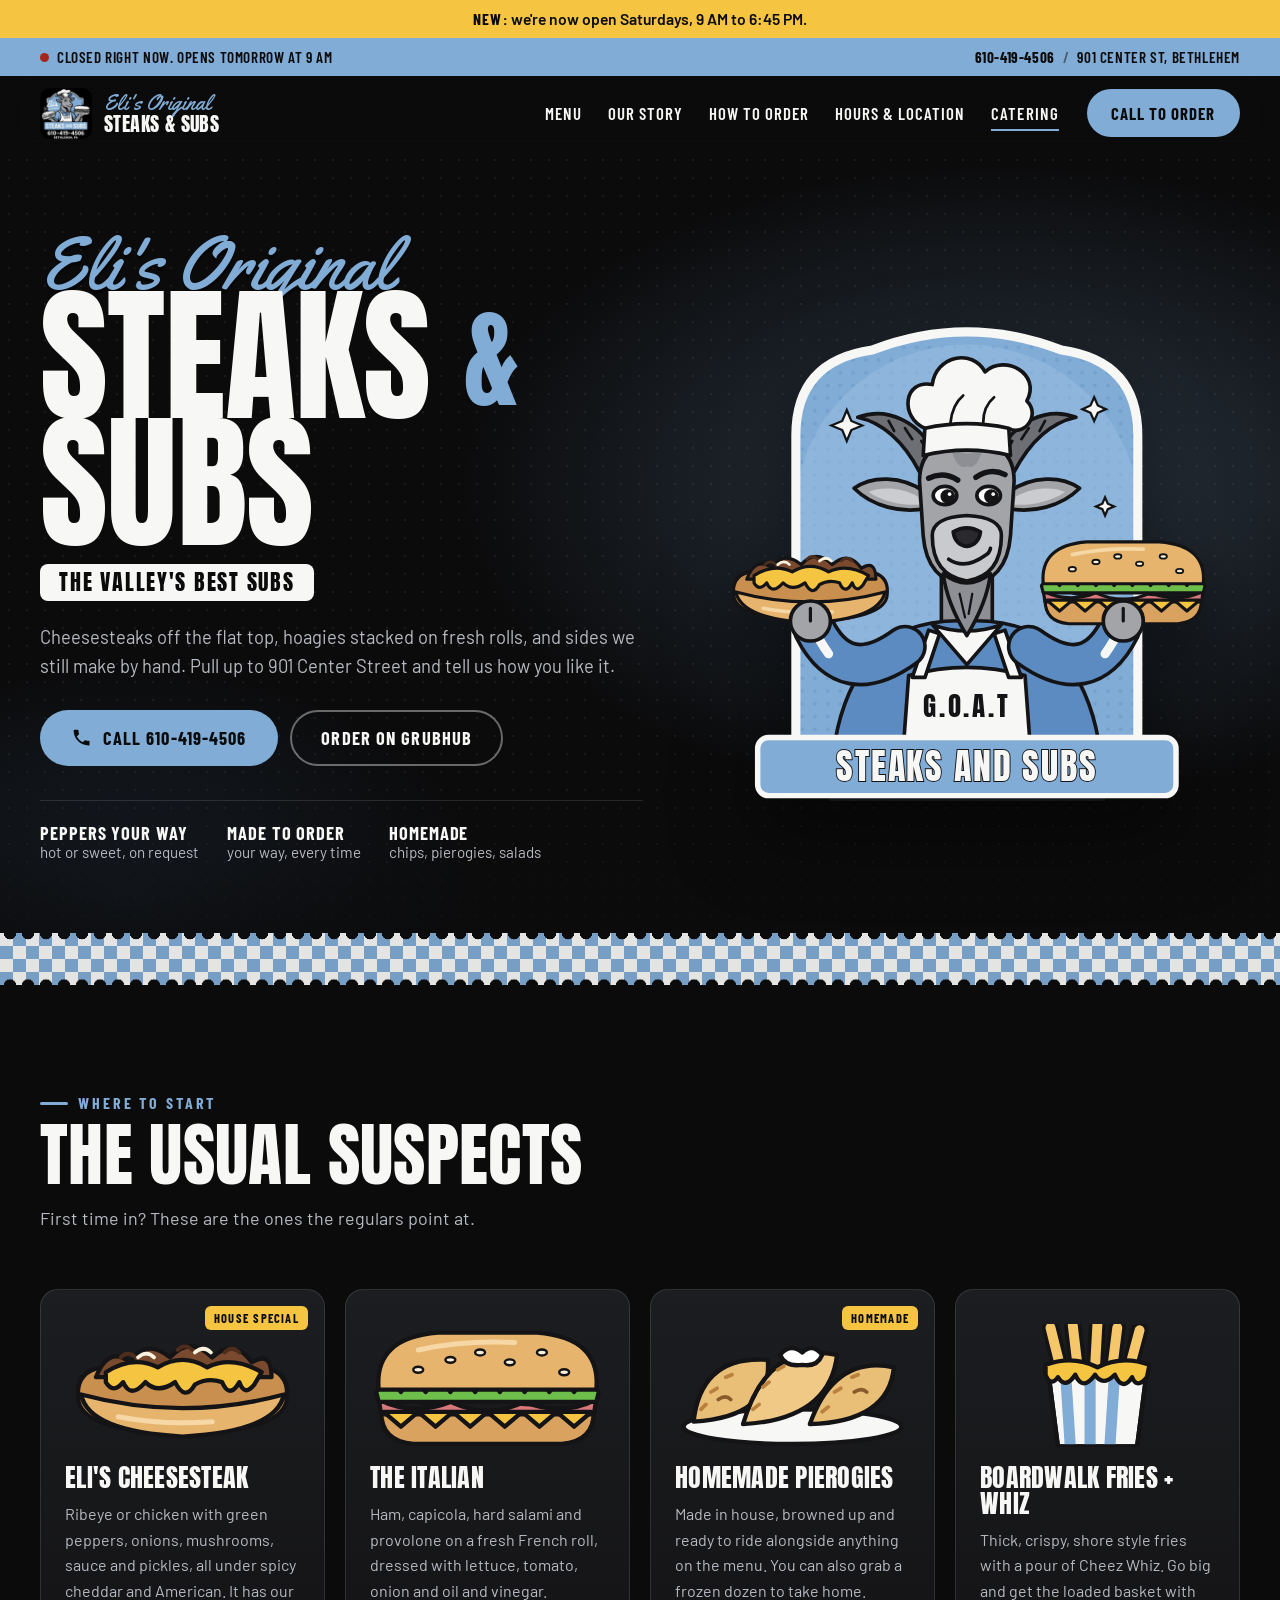
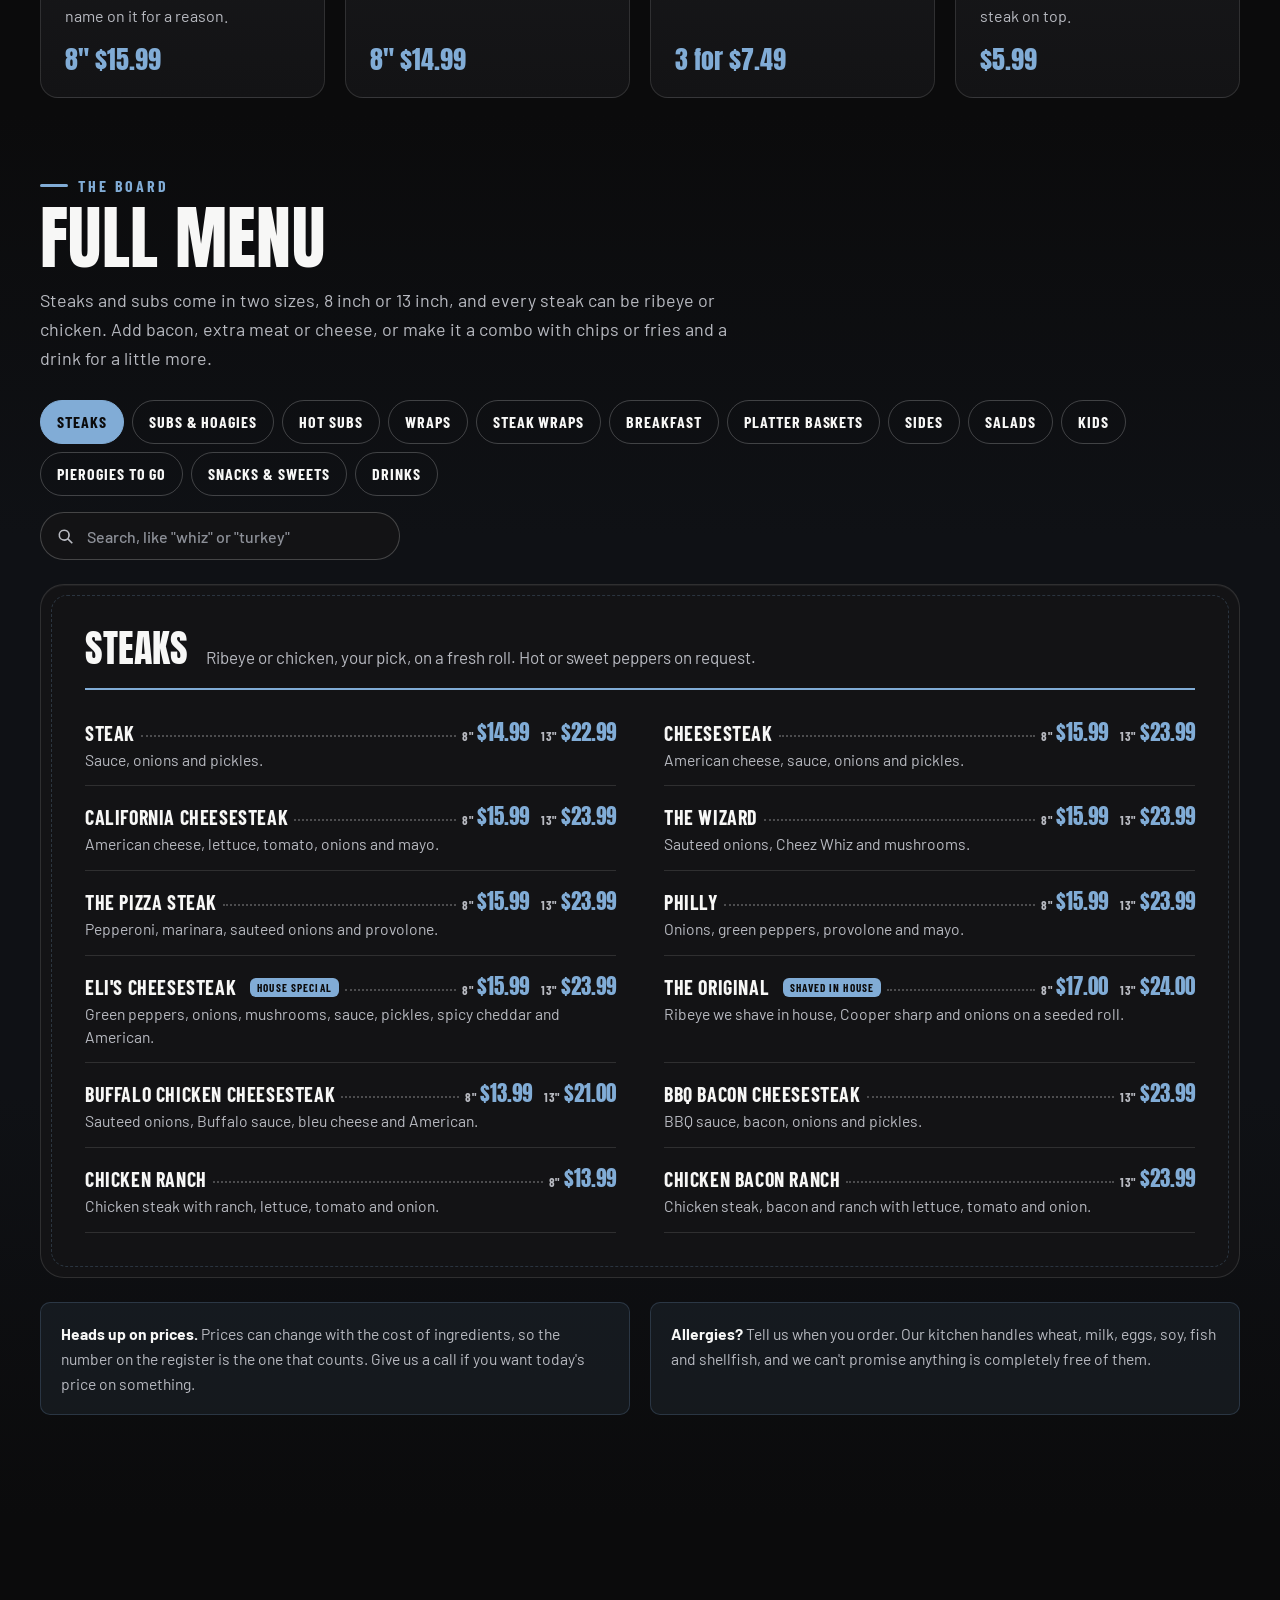
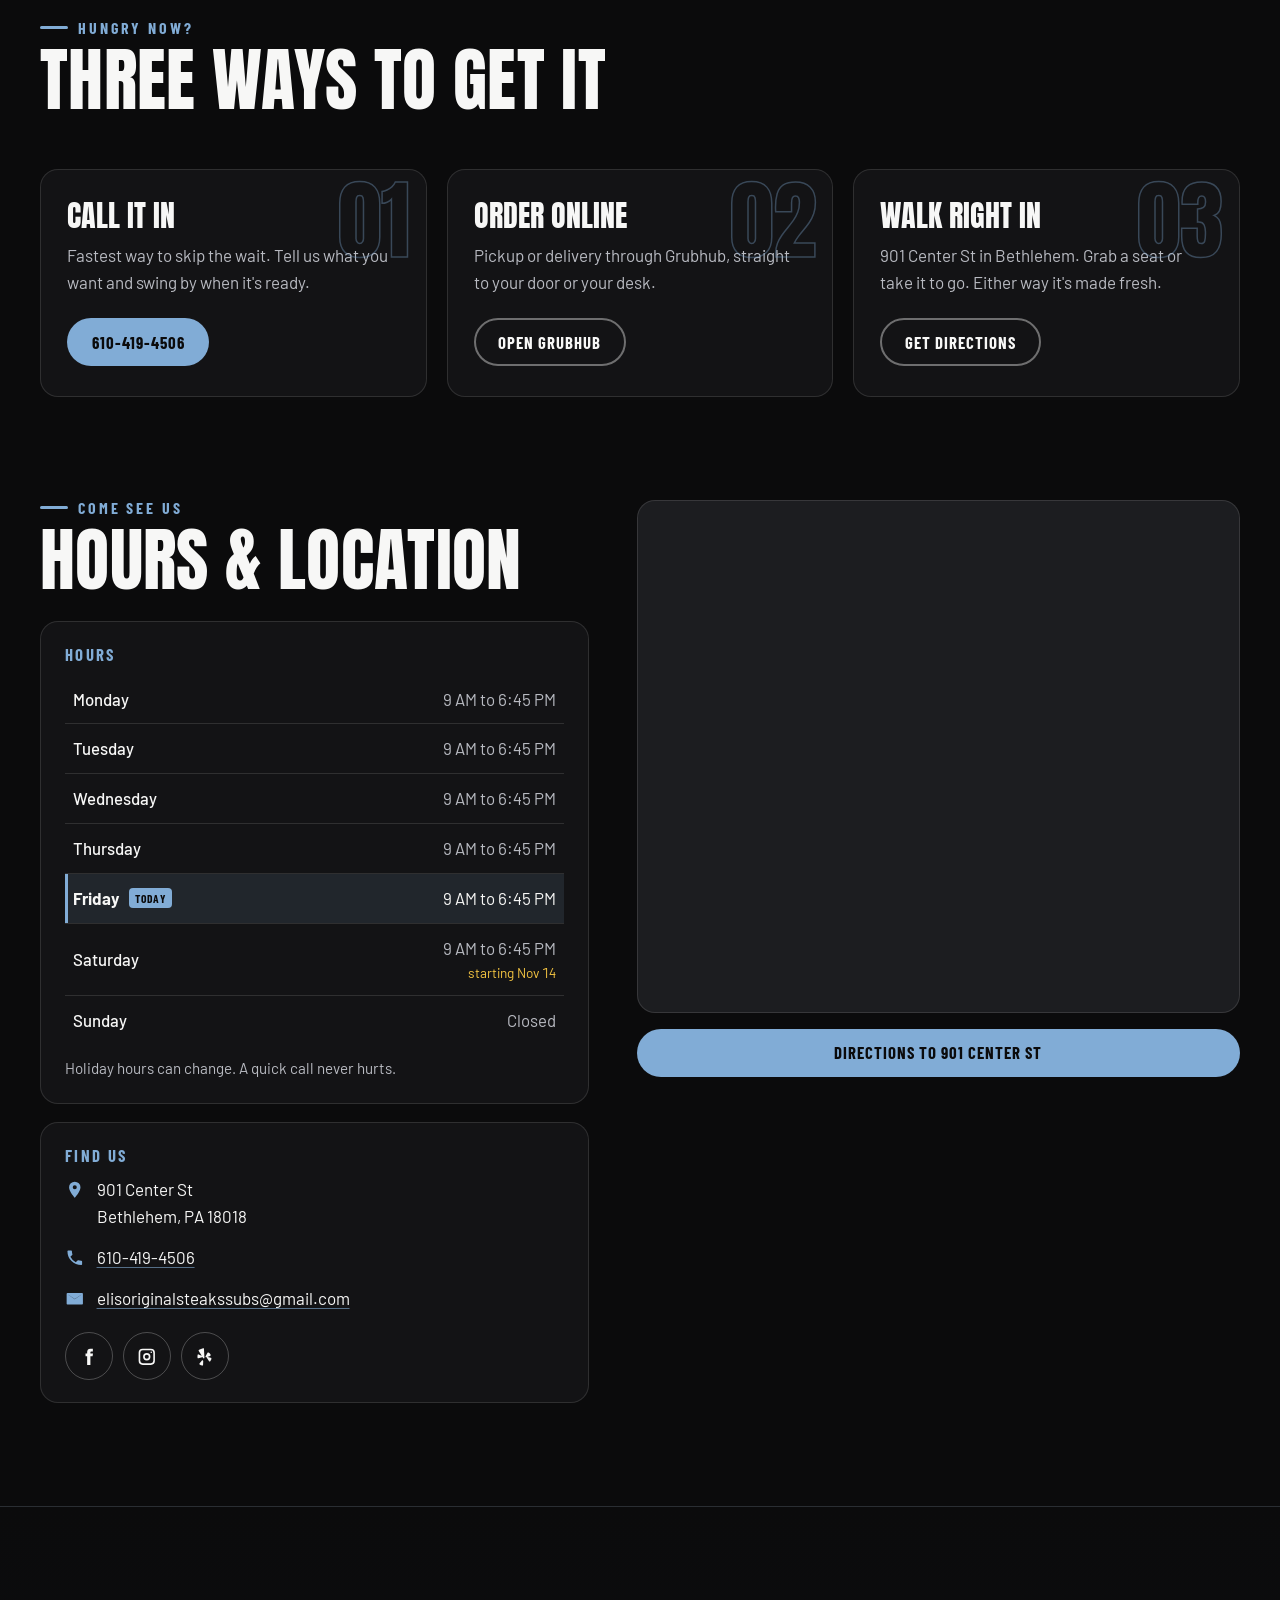
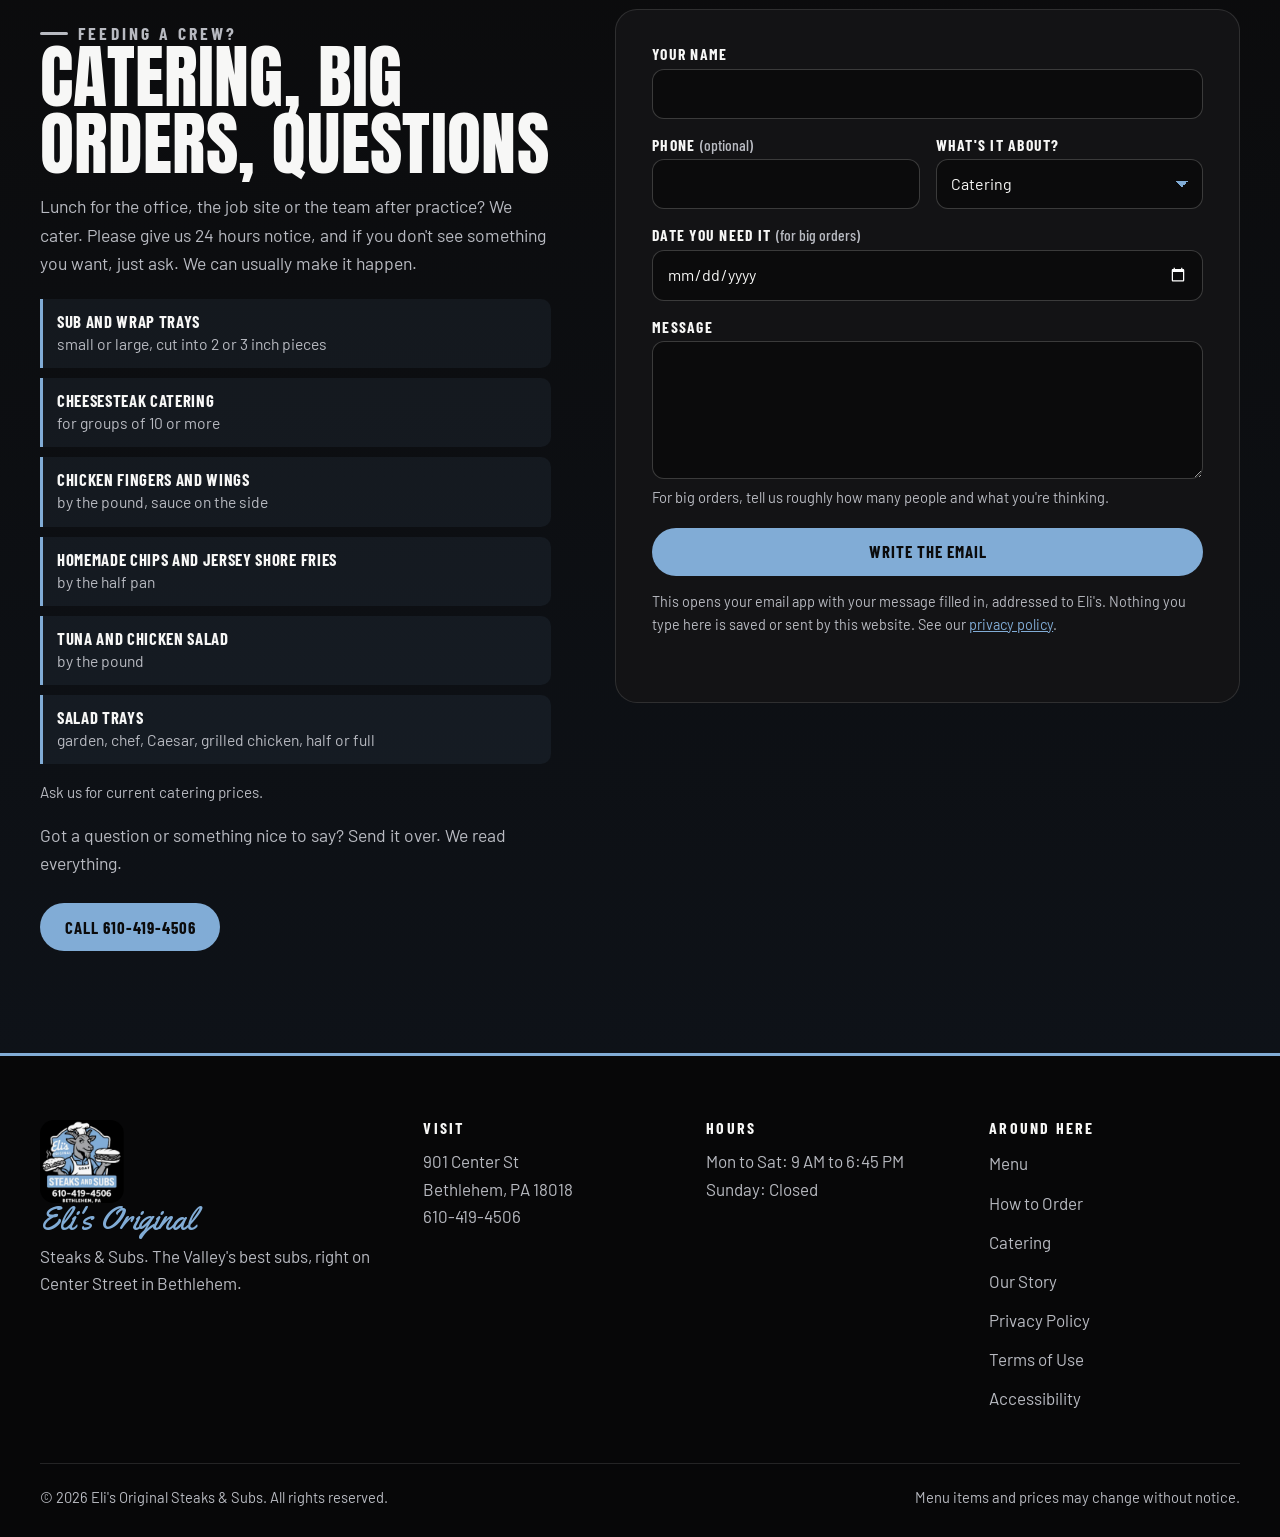
<file: index.html>
<!doctype html>
<html lang="en" class="no-js">
<head>
<meta charset="utf-8">
<meta name="viewport" content="width=device-width, initial-scale=1">
<title>Eli's Original Steaks &amp; Subs | Cheesesteaks and Hoagies in Bethlehem, PA</title>
<meta name="description" content="Cheesesteaks, hoagies, hot subs, homemade pierogies and boardwalk fries, made to order at 901 Center St in Bethlehem, PA. Call 610-419-4506 or order online.">
<link rel="canonical" href="https://elis-original-steaks-subs.vercel.app/">
<meta name="theme-color" content="#0b0b0c">
<meta property="og:type" content="restaurant">
<meta property="og:title" content="Eli's Original Steaks &amp; Subs">
<meta property="og:description" content="The Valley's best subs. Cheesesteaks, hoagies and homemade sides on Center Street in Bethlehem.">
<meta property="og:url" content="https://elis-original-steaks-subs.vercel.app/">
<meta property="og:image" content="https://elis-original-steaks-subs.vercel.app/images/icon-192.png">
<meta name="twitter:card" content="summary">
<link rel="icon" href="/images/icon-192.png" type="image/png">
<link rel="apple-touch-icon" href="/images/icon-192.png">
<link rel="manifest" href="/site.webmanifest">
<link rel="preconnect" href="https://fonts.googleapis.com">
<link rel="preconnect" href="https://fonts.gstatic.com" crossorigin>
<link rel="stylesheet" href="https://fonts.googleapis.com/css2?family=Anton&family=Barlow+Condensed:wght@500;600;700&family=Barlow:wght@400;500;600&family=Yellowtail&display=swap">
<link rel="stylesheet" href="/styles.css">
<script type="application/ld+json">
{
"@context": "https://schema.org",
"@type": "Restaurant",
"name": "Eli's Original Steaks & Subs",
"image": "https://elis-original-steaks-subs.vercel.app/images/icon-192.png",
"url": "https://elis-original-steaks-subs.vercel.app/",
"telephone": "+1-610-419-4506",
"email": "elisoriginalsteakssubs@gmail.com",
"priceRange": "$",
"servesCuisine": ["Cheesesteaks", "Sandwiches", "Subs", "American"],
"address": {
"@type": "PostalAddress",
"streetAddress": "901 Center St",
"addressLocality": "Bethlehem",
"addressRegion": "PA",
"postalCode": "18018",
"addressCountry": "US"
},
"openingHoursSpecification": [{
"@type": "OpeningHoursSpecification",
"dayOfWeek": ["Monday","Tuesday","Wednesday","Thursday","Friday"],
"opens": "09:00",
"closes": "18:45"
},{
"@type": "OpeningHoursSpecification",
"dayOfWeek": ["Saturday"],
"opens": "09:00",
"closes": "18:45",
"validFrom": "2026-11-14"
}],
"hasMenu": "https://elis-original-steaks-subs.vercel.app/#menu",
"sameAs": [
"https://www.facebook.com/ElisOriginalSteaksandSubs/",
"https://www.yelp.com/biz/elis-original-steaks-and-subs-bethlehem"
]
}
</script>
</head>
<body>
<a class="skip" href="#main">Skip to content</a>
<svg class="sprite" aria-hidden="true" focusable="false">
<defs>
<symbol id="sym-steak" viewBox="-95 -65 190 100">
<g stroke="#141416" stroke-width="3.5" stroke-linejoin="round" stroke-linecap="round">
<path d="M-84 -2 Q-88 -26 -66 -30 L66 -30 Q88 -26 84 -2 Q78 22 0 24 Q-78 22 -84 -2Z" fill="#C98F4E"/>
<path d="M-70 -22 Q-60 -48 -42 -34 Q-30 -54 -10 -38 Q6 -56 24 -38 Q42 -54 56 -34 Q72 -44 72 -22Z" fill="#7A4A2E"/>
<path d="M-50 -38 q6 -6 12 0 M-4 -44 q6 -6 12 0 M34 -42 q6 -6 12 0" fill="none" stroke="#4E2D1B" stroke-width="3"/>
<path d="M-62 -26 Q-40 -40 -20 -30 Q0 -42 20 -30 Q40 -40 64 -26 L58 -16 Q50 -6 46 -18 Q38 -4 32 -18 Q20 -22 10 -16 Q2 -2 -6 -18 Q-20 -8 -30 -18 Q-42 -4 -48 -18 Q-56 -8 -62 -18Z" fill="#F5C542"/>
<path d="M-36 -38 q7 -6 13 0 M10 -42 q7 -6 13 0" fill="none" stroke="#FBF3DF" stroke-width="3"/>
<path d="M-82 -8 Q0 14 82 -8 Q76 22 0 26 Q-76 22 -82 -8Z" fill="#E7B46E"/>
<path d="M-52 10 Q-16 17 24 14" fill="none" stroke="#F6D7A6" stroke-width="4"/>
</g>
</symbol>
<symbol id="sym-hoagie" viewBox="-95 -65 190 100">
<g stroke="#141416" stroke-width="3.5" stroke-linejoin="round" stroke-linecap="round">
<path d="M-86 6 Q-86 30 -60 32 L60 32 Q86 30 86 6Z" fill="#D9A35F"/>
<path d="M-88 -4 Q-60 10 -30 -2 Q0 12 30 -2 Q60 10 88 -4 L86 8 L-86 8Z" fill="#D9777A"/>
<path d="M-84 6 L-70 18 L-56 6 L-42 18 L-28 6 L-14 18 L0 6 L14 18 L28 6 L42 18 L56 6 L70 18 L84 6Z" fill="#F5C542"/>
<ellipse cx="-44" cy="-6" rx="16" ry="6" fill="#D84B3A"/>
<ellipse cx="34" cy="-6" rx="16" ry="6" fill="#D84B3A"/>
<path d="M-90 -10 Q-80 -24 -70 -10 Q-60 -24 -50 -10 Q-40 -24 -30 -10 Q-20 -24 -10 -10 Q0 -24 10 -10 Q20 -24 30 -10 Q40 -24 50 -10 Q60 -24 70 -10 Q80 -24 90 -10 L88 -2 L-88 -2Z" fill="#6DBE4B"/>
<path d="M-88 -12 Q-92 -54 -40 -58 L40 -58 Q92 -54 88 -12Z" fill="#E7B46E"/>
<path d="M-56 -44 Q-20 -52 22 -50" fill="none" stroke="#F6D7A6" stroke-width="4"/>
<g fill="#FBF0DA" stroke-width="2">
<ellipse cx="-30" cy="-36" rx="4" ry="2.4"/><ellipse cx="-6" cy="-42" rx="4" ry="2.4"/><ellipse cx="18" cy="-34" rx="4" ry="2.4"/><ellipse cx="44" cy="-42" rx="4" ry="2.4"/><ellipse cx="-56" cy="-28" rx="4" ry="2.4"/><ellipse cx="62" cy="-26" rx="4" ry="2.4"/>
</g>
</g>
</symbol>
<symbol id="sym-pierogi" viewBox="-95 -65 190 100">
<g stroke="#141416" stroke-width="3.5" stroke-linejoin="round" stroke-linecap="round">
<ellipse cx="0" cy="18" rx="88" ry="14" fill="#F7F7F6"/>
<path d="M-80 14 Q-74 -40 -20 -36 Q-16 10 -80 14Z" fill="#E9BE76"/>
<path d="M-40 16 Q-20 -52 36 -40 Q30 12 -40 16Z" fill="#F0C987"/>
<path d="M14 16 Q34 -40 82 -30 Q78 14 14 16Z" fill="#E9BE76"/>
<path d="M-74 4 l4 -4 M-66 -10 l5 -3 M-54 -22 l5 -2 M-32 4 l5 -4 M-24 -14 l5 -4 M-12 -28 l5 -3 M24 6 l5 -4 M34 -10 l5 -3 M48 -22 l5 -2" fill="none" stroke="#B9813D" stroke-width="3"/>
<path d="M-10 -40 q8 -10 18 -2 q8 -8 16 2 q-4 10 -16 8 q-14 2 -18 -8Z" fill="#FFFFFF"/>
<path d="M-60 -4 q6 -4 10 0 M50 -10 q6 -4 10 0" fill="none" stroke="#8A5A2B" stroke-width="3"/>
</g>
</symbol>
<symbol id="sym-fries" viewBox="-95 -65 190 100">
<g stroke="#141416" stroke-width="3.5" stroke-linejoin="round" stroke-linecap="round">
<path d="M-30 -30 L-38 -62 M-16 -30 L-20 -64 M-2 -30 L0 -66 M12 -30 L16 -62 M26 -30 L34 -60" fill="none" stroke="#141416" stroke-width="14"/>
<path d="M-30 -30 L-38 -62 M-16 -30 L-20 -64 M-2 -30 L0 -66 M12 -30 L16 -62 M26 -30 L34 -60" fill="none" stroke="#F5C76A" stroke-width="8"/>
<path d="M-40 -28 L40 -28 L32 34 L-32 34Z" fill="#F7F7F6"/>
<path d="M-26 -28 L-22 34 M-6 -28 L-6 34 M14 -28 L10 34" fill="none" stroke="#81ACD6" stroke-width="9"/>
<path d="M-40 -28 L40 -28 L32 34 L-32 34Z" fill="none"/>
<path d="M-42 -32 Q-20 -40 0 -30 Q20 -40 42 -32 L40 -22 Q32 -12 28 -22 Q20 -10 14 -24 Q4 -14 -2 -24 Q-12 -10 -18 -24 Q-26 -12 -32 -22 Q-38 -14 -42 -24Z" fill="#F5C542"/>
</g>
</symbol>
</defs>
</svg>
<div class="announce" data-announce><div class="wrap"><p><strong data-announce-lead>New:</strong> <span data-announce-text>we're open Saturdays starting November 14, 9 AM to 6:45 PM.</span></p></div></div>
<div class="topbar">
<div class="wrap topbar__inner">
<p class="status" data-status><span class="status__dot" aria-hidden="true"></span><span data-status-text>Mon to Sat, 9 AM to 6:45 PM</span></p>
<p class="topbar__right"><a href="tel:+16104194506">610-419-4506</a><span class="sep" aria-hidden="true">/</span><span>901 Center St, Bethlehem</span></p>
</div>
</div>
<header class="nav" data-nav>
<div class="wrap nav__inner">
<a class="brand" href="/" aria-label="Eli's Original Steaks and Subs, home">
<img src="/images/eli-goat-logo.webp" width="56" height="55" alt="">
<span class="brand__text"><span class="brand__script">Eli's Original</span><span class="brand__bold">Steaks &amp; Subs</span></span>
</a>
<button class="nav__toggle" type="button" aria-expanded="false" aria-controls="nav-menu" data-nav-toggle>
<span class="sr-only">Menu</span><span class="burger" aria-hidden="true"><i></i><i></i><i></i></span>
</button>
<nav id="nav-menu" class="nav__menu" aria-label="Main">
<ul>
<li><a href="#menu">Menu</a></li>
<li><a href="/story">Our Story</a></li>
<li><a href="#order">How to Order</a></li>
<li><a href="#visit">Hours &amp; Location</a></li>
<li><a href="#contact">Catering</a></li>
</ul>
<a class="btn btn--sky nav__cta" href="tel:+16104194506">Call to Order</a>
</nav>
</div>
</header>
<main id="main">
<section class="hero" aria-labelledby="hero-title">
<div class="hero__bg" aria-hidden="true"></div>
<div class="wrap hero__grid">
<div class="hero__copy">
<p class="script hero__script reveal">Eli's Original</p>
<h1 id="hero-title" class="hero__title reveal"><span>Steaks</span> <span class="amp">&amp;</span> <span>Subs</span></h1>
<p class="hero__bar reveal">The Valley's Best Subs</p>
<p class="hero__lede reveal">Cheesesteaks off the flat top, hoagies stacked on fresh rolls, and sides we still make by hand. Pull up to 901 Center Street and tell us how you like it.</p>
<div class="hero__ctas reveal">
<a class="btn btn--sky btn--lg" href="tel:+16104194506">
<svg aria-hidden="true" viewBox="0 0 24 24" class="ico"><path d="M6.6 10.8a15.1 15.1 0 0 0 6.6 6.6l2.2-2.2a1 1 0 0 1 1-.25c1.1.37 2.3.57 3.6.57a1 1 0 0 1 1 1V20a1 1 0 0 1-1 1A17 17 0 0 1 3 4a1 1 0 0 1 1-1h3.5a1 1 0 0 1 1 1c0 1.3.2 2.5.57 3.6a1 1 0 0 1-.25 1z"/></svg>
Call 610-419-4506
</a>
<a class="btn btn--ghost btn--lg" href="https://www.grubhub.com/restaurant/elis-original-steaks--subs-901-center-st-bethlehem/2591913" target="_blank" rel="noopener noreferrer">Order on Grubhub<span class="sr-only"> (opens in a new tab)</span></a>
</div>
<ul class="hero__facts reveal" aria-label="Quick facts">
<li><strong>Peppers your way</strong><span>hot or sweet, on request</span></li>
<li><strong>Made to order</strong><span>your way, every time</span></li>
<li><strong>Homemade</strong><span>chips, pierogies, salads</span></li>
</ul>
</div>
<div class="hero__art">
<button class="goat-btn" type="button" data-goat aria-label="Eli the goat">
<svg class="goat" viewBox="0 0 600 560" role="img" aria-labelledby="goat-title">
<title id="goat-title">Eli the goat in a chef hat and G.O.A.T apron, holding up a cheesesteak and a hoagie</title>
<defs>
<pattern id="dots" width="14" height="14" patternUnits="userSpaceOnUse">
<circle cx="7" cy="7" r="2.2" fill="#5B8BC0"/>
</pattern>
<clipPath id="badge-clip"><path d="M112 556 V160 Q112 78 196 66 Q300 26 404 66 Q488 78 488 160 V556 Z"/></clipPath>
</defs>
<path d="M112 556 V160 Q112 78 196 66 Q300 26 404 66 Q488 78 488 160 V556 Z" fill="#81ACD6"/>
<g clip-path="url(#badge-clip)">
<rect x="100" y="20" width="400" height="560" fill="url(#dots)" opacity=".35"/>
<circle cx="300" cy="250" r="190" fill="#9DC0E2" opacity=".45"/>
</g>
<path d="M112 556 V160 Q112 78 196 66 Q300 26 404 66 Q488 78 488 160 V556" fill="none" stroke="#F7F7F6" stroke-width="10"/>
<g fill="#F7F7F6" stroke="#141416" stroke-width="2.5">
<path class="spark sp1" d="M168 132 l5 12 12 5 -12 5 -5 12 -5 -12 -12 -5 12 -5z"/>
<path class="spark sp2" d="M440 118 l4 9 9 4 -9 4 -4 9 -4 -9 -9 -4 9 -4z"/>
<path class="spark sp3" d="M452 228 l3 7 7 3 -7 3 -3 7 -3 -7 -7 -3 7 -3z"/>
</g>
<g stroke="#141416" stroke-width="4" stroke-linejoin="round" stroke-linecap="round">
<path d="M272 296 L272 376 L328 376 L328 296Z" fill="#8E8F94"/>
<path d="M150 560 Q150 420 232 374 Q266 362 300 364 Q334 362 368 374 Q450 420 450 560Z" fill="#5B8BC0"/>
<path d="M262 368 L300 412 L338 368 Q300 382 262 368Z" fill="#F7F7F6"/>
<path d="M236 424 Q300 406 364 424 L374 560 L226 560Z" fill="#F7F7F6"/>
<path d="M240 426 L258 374 L270 378 L254 426Z M360 426 L342 374 L330 378 L346 426Z" fill="#F7F7F6"/>
<text x="300" y="470" text-anchor="middle" class="goat__apron" stroke="none" fill="#141416">G.O.A.T</text>
<g class="arm arm-l">
<path d="M232 392 Q166 440 132 372" fill="none" stroke="#141416" stroke-width="48"/>
<path d="M232 392 Q166 440 132 372" fill="none" stroke="#5B8BC0" stroke-width="40"/>
<path d="M148 400 Q138 386 134 376" fill="none" stroke="#F7F7F6" stroke-width="10"/>
<g class="food food-l">
<use href="#sym-steak" x="33" y="275" width="190" height="100"/>
<g fill="none" stroke="#F7F7F6" stroke-width="4" opacity=".9">
<path class="steam st1" d="M98 278 q-10 -12 0 -24 q10 -12 0 -24"/>
<path class="steam st2" d="M128 272 q-10 -12 0 -24 q10 -12 0 -24"/>
<path class="steam st3" d="M158 278 q-10 -12 0 -24 q10 -12 0 -24"/>
</g>
</g>
<circle cx="128" cy="364" r="22" fill="#A3A4A8"/>
<path d="M128 350 L128 364" fill="none" stroke-width="3.5"/>
</g>
<g class="arm arm-r">
<path d="M368 392 Q434 440 468 372" fill="none" stroke="#141416" stroke-width="48"/>
<path d="M368 392 Q434 440 468 372" fill="none" stroke="#5B8BC0" stroke-width="40"/>
<path d="M452 400 Q462 386 466 376" fill="none" stroke="#F7F7F6" stroke-width="10"/>
<g class="food food-r">
<use href="#sym-hoagie" x="377" y="270" width="190" height="100"/>
</g>
<circle cx="472" cy="364" r="22" fill="#A3A4A8"/>
<path d="M472 350 L472 364" fill="none" stroke-width="3.5"/>
</g>
<g class="head">
<path d="M266 182 C248 144 212 128 180 140 C208 146 230 166 248 200Z" fill="#6E6F74"/>
<path d="M334 182 C352 144 388 128 420 140 C392 146 370 166 352 200Z" fill="#6E6F74"/>
<path d="M232 152 l8 12 M214 144 l6 11 M250 166 l6 10 M368 152 l-8 12 M386 144 l-6 11 M350 166 l-6 10" fill="none" stroke-width="3"/>
<g class="ear ear-l">
<path d="M254 222 C228 204 196 204 176 218 C196 238 228 246 256 240Z" fill="#A3A4A8"/>
<path d="M246 227 C228 217 206 216 192 222 C208 233 230 237 248 236Z" fill="#CBCCD0" stroke="none"/>
</g>
<g class="ear ear-r">
<path d="M346 222 C372 204 404 204 424 218 C404 238 372 246 344 240Z" fill="#A3A4A8"/>
<path d="M354 227 C372 217 394 216 408 222 C392 233 370 237 352 236Z" fill="#CBCCD0" stroke="none"/>
</g>
<path d="M248 210 Q248 166 300 164 Q352 166 352 210 L348 270 Q344 320 300 326 Q256 320 252 270Z" fill="#A3A4A8"/>
<path d="M282 172 Q300 188 318 172 Q312 198 300 194 Q288 198 282 172Z" fill="#8E8F94" stroke="none"/>
<g class="beard">
<path d="M274 312 Q300 332 326 312 Q322 344 300 380 Q278 344 274 312Z" fill="#8E8F94"/>
<path d="M292 334 L298 360 M306 334 L302 356" fill="none" stroke-width="2.5"/>
</g>
<path d="M262 270 Q262 250 300 248 Q338 250 338 270 Q338 314 300 320 Q262 314 262 270Z" fill="#C9CACE"/>
<path d="M285 266 Q300 257 315 266 Q313 280 300 282 Q287 280 285 266Z" fill="#2A2A2E"/>
<path d="M280 296 Q298 308 320 292 M320 292 q5 -3 6 -8" fill="none" stroke-width="4"/>
<g class="eye eye-l"><ellipse cx="276" cy="226" rx="13" ry="10" fill="#FFFFFF"/><circle cx="279" cy="227" r="6" fill="#141416"/><circle cx="281" cy="224.5" r="2" fill="#FFFFFF" stroke="none"/></g>
<g class="eye eye-r"><ellipse cx="324" cy="226" rx="13" ry="10" fill="#FFFFFF"/><circle cx="327" cy="227" r="6" fill="#141416"/><circle cx="329" cy="224.5" r="2" fill="#FFFFFF" stroke="none"/></g>
<path class="brow" d="M258 207 Q274 199 290 209" fill="none" stroke-width="6"/>
<path class="brow brow-r" d="M310 206 Q326 195 342 203" fill="none" stroke-width="6"/>
<path d="M252 182 Q300 170 348 182 L346 150 Q300 140 254 150Z" fill="#F7F7F6"/>
<path d="M254 152 C226 140 230 98 262 104 C266 72 306 64 320 90 C342 70 382 92 366 122 C382 138 362 162 346 152 Q300 142 254 152Z" fill="#F7F7F6"/>
<path d="M282 146 Q284 126 296 116 M318 146 Q318 128 330 118" fill="none" stroke-width="3"/>
</g>
</g>
<g class="goat__banner">
<rect x="70" y="492" width="460" height="64" rx="12" fill="#81ACD6" stroke="#F7F7F6" stroke-width="6"/>
<text x="300" y="540" text-anchor="middle" class="goat__bannertxt" fill="#F7F7F6" stroke="#141416" stroke-width="2" paint-order="stroke">STEAKS AND SUBS</text>
</g>
</svg>
</button>
</div>
</div>
<div class="checker" aria-hidden="true"></div>
</section>
<section class="section favs" aria-labelledby="favs-title">
<div class="wrap">
<header class="section__head reveal">
<p class="eyebrow">Where to start</p>
<h2 id="favs-title" class="h2">The usual suspects</h2>
<p class="section__sub">First time in? These are the ones the regulars point at.</p>
</header>
<div class="favs__grid">
<article class="fav reveal">
<span class="tag">House special</span>
<svg class="fav__art" viewBox="0 0 190 100" aria-hidden="true"><use href="#sym-steak"/></svg>
<h3>Eli's Cheesesteak</h3>
<p>Ribeye or chicken with green peppers, onions, mushrooms, sauce and pickles, all under spicy cheddar and American. It has our name on it for a reason.</p>
<p class="fav__price">8&quot; $15.99</p>
</article>
<article class="fav reveal">
<svg class="fav__art" viewBox="0 0 190 100" aria-hidden="true"><use href="#sym-hoagie"/></svg>
<h3>The Italian</h3>
<p>Ham, capicola, hard salami and provolone on a fresh French roll, dressed with lettuce, tomato, onion and oil and vinegar.</p>
<p class="fav__price">8&quot; $14.99</p>
</article>
<article class="fav reveal">
<span class="tag">Homemade</span>
<svg class="fav__art" viewBox="0 0 190 100" aria-hidden="true"><use href="#sym-pierogi"/></svg>
<h3>Homemade Pierogies</h3>
<p>Made in house, browned up and ready to ride alongside anything on the menu. You can also grab a frozen dozen to take home.</p>
<p class="fav__price">3 for $7.49</p>
</article>
<article class="fav reveal">
<svg class="fav__art" viewBox="0 0 190 100" aria-hidden="true"><use href="#sym-fries"/></svg>
<h3>Boardwalk Fries + Whiz</h3>
<p>Thick, crispy, shore style fries with a pour of Cheez Whiz. Go big and get the loaded basket with steak on top.</p>
<p class="fav__price">$5.99</p>
</article>
</div>
</div>
</section>
<section id="menu" class="section menu" aria-labelledby="menu-title">
<div class="wrap">
<header class="section__head reveal">
<p class="eyebrow">The board</p>
<h2 id="menu-title" class="h2">Full Menu</h2>
<p class="section__sub">Steaks and subs come in two sizes, 8 inch or 13 inch, and every steak can be ribeye or chicken. Add bacon, extra meat or cheese, or make it a combo with chips or fries and a drink for a little more.</p>
</header>
<div class="menu__tools reveal">
<div class="menu__tabs" role="tablist" aria-label="Menu categories" data-tabs>
<button class="tab" type="button" role="tab" id="tab-steaks" aria-controls="panel-steaks" aria-selected="true" tabindex="0">Steaks</button>
<button class="tab" type="button" role="tab" id="tab-subs" aria-controls="panel-subs" aria-selected="false" tabindex="-1">Subs &amp; Hoagies</button>
<button class="tab" type="button" role="tab" id="tab-hot" aria-controls="panel-hot" aria-selected="false" tabindex="-1">Hot Subs</button>
<button class="tab" type="button" role="tab" id="tab-wraps" aria-controls="panel-wraps" aria-selected="false" tabindex="-1">Wraps</button>
<button class="tab" type="button" role="tab" id="tab-steakwraps" aria-controls="panel-steakwraps" aria-selected="false" tabindex="-1">Steak Wraps</button>
<button class="tab" type="button" role="tab" id="tab-breakfast" aria-controls="panel-breakfast" aria-selected="false" tabindex="-1">Breakfast</button>
<button class="tab" type="button" role="tab" id="tab-baskets" aria-controls="panel-baskets" aria-selected="false" tabindex="-1">Platter Baskets</button>
<button class="tab" type="button" role="tab" id="tab-sides" aria-controls="panel-sides" aria-selected="false" tabindex="-1">Sides</button>
<button class="tab" type="button" role="tab" id="tab-salads" aria-controls="panel-salads" aria-selected="false" tabindex="-1">Salads</button>
<button class="tab" type="button" role="tab" id="tab-kids" aria-controls="panel-kids" aria-selected="false" tabindex="-1">Kids</button>
<button class="tab" type="button" role="tab" id="tab-pierogies" aria-controls="panel-pierogies" aria-selected="false" tabindex="-1">Pierogies to Go</button>
<button class="tab" type="button" role="tab" id="tab-snacks" aria-controls="panel-snacks" aria-selected="false" tabindex="-1">Snacks &amp; Sweets</button>
<button class="tab" type="button" role="tab" id="tab-drinks" aria-controls="panel-drinks" aria-selected="false" tabindex="-1">Drinks</button>
</div>
<label class="menu__search">
<span class="sr-only">Search the menu</span>
<svg aria-hidden="true" viewBox="0 0 24 24" class="ico"><path d="M10 3a7 7 0 1 0 4.2 12.6l5.1 5.1 1.4-1.4-5.1-5.1A7 7 0 0 0 10 3zm0 2a5 5 0 1 1 0 10 5 5 0 0 1 0-10z"/></svg>
<input type="search" placeholder="Search, like &quot;whiz&quot; or &quot;turkey&quot;" data-menu-search autocomplete="off">
</label>
</div>
<div class="menu__board" data-board>
<div class="panel is-active" role="tabpanel" id="panel-steaks" aria-labelledby="tab-steaks" tabindex="0" data-panel>
<div class="panel__head"><h3 class="panel__title">Steaks</h3><p class="panel__note">Ribeye or chicken, your pick, on a fresh roll. Hot or sweet peppers on request.</p></div>
<ul class="items">
<li class="item" data-search="steak sauce, onions and pickles. steaks">
<div class="item__top"><h4 class="item__name">Steak</h4><span class="item__dots" aria-hidden="true"></span><span class="item__price"><span class="price"><span class="sz">8&quot;</span>$14.99</span><span class="price"><span class="sz">13&quot;</span>$22.99</span></span></div>
<p class="item__desc">Sauce, onions and pickles.</p>
</li>
<li class="item" data-search="cheesesteak american cheese, sauce, onions and pickles. steaks">
<div class="item__top"><h4 class="item__name">Cheesesteak</h4><span class="item__dots" aria-hidden="true"></span><span class="item__price"><span class="price"><span class="sz">8&quot;</span>$15.99</span><span class="price"><span class="sz">13&quot;</span>$23.99</span></span></div>
<p class="item__desc">American cheese, sauce, onions and pickles.</p>
</li>
<li class="item" data-search="california cheesesteak american cheese, lettuce, tomato, onions and mayo. steaks">
<div class="item__top"><h4 class="item__name">California Cheesesteak</h4><span class="item__dots" aria-hidden="true"></span><span class="item__price"><span class="price"><span class="sz">8&quot;</span>$15.99</span><span class="price"><span class="sz">13&quot;</span>$23.99</span></span></div>
<p class="item__desc">American cheese, lettuce, tomato, onions and mayo.</p>
</li>
<li class="item" data-search="the wizard sauteed onions, cheez whiz and mushrooms. steaks">
<div class="item__top"><h4 class="item__name">The Wizard</h4><span class="item__dots" aria-hidden="true"></span><span class="item__price"><span class="price"><span class="sz">8&quot;</span>$15.99</span><span class="price"><span class="sz">13&quot;</span>$23.99</span></span></div>
<p class="item__desc">Sauteed onions, Cheez Whiz and mushrooms.</p>
</li>
<li class="item" data-search="the pizza steak pepperoni, marinara, sauteed onions and provolone. steaks">
<div class="item__top"><h4 class="item__name">The Pizza Steak</h4><span class="item__dots" aria-hidden="true"></span><span class="item__price"><span class="price"><span class="sz">8&quot;</span>$15.99</span><span class="price"><span class="sz">13&quot;</span>$23.99</span></span></div>
<p class="item__desc">Pepperoni, marinara, sauteed onions and provolone.</p>
</li>
<li class="item" data-search="philly onions, green peppers, provolone and mayo. steaks">
<div class="item__top"><h4 class="item__name">Philly</h4><span class="item__dots" aria-hidden="true"></span><span class="item__price"><span class="price"><span class="sz">8&quot;</span>$15.99</span><span class="price"><span class="sz">13&quot;</span>$23.99</span></span></div>
<p class="item__desc">Onions, green peppers, provolone and mayo.</p>
</li>
<li class="item" data-search="eli&#x27;s cheesesteak green peppers, onions, mushrooms, sauce, pickles, spicy cheddar and american. steaks">
<div class="item__top"><h4 class="item__name">Eli&#x27;s Cheesesteak</h4><span class="tag tag--sm">House special</span><span class="item__dots" aria-hidden="true"></span><span class="item__price"><span class="price"><span class="sz">8&quot;</span>$15.99</span><span class="price"><span class="sz">13&quot;</span>$23.99</span></span></div>
<p class="item__desc">Green peppers, onions, mushrooms, sauce, pickles, spicy cheddar and American.</p>
</li>
<li class="item" data-search="the original ribeye we shave in house, cooper sharp and onions on a seeded roll. steaks">
<div class="item__top"><h4 class="item__name">The Original</h4><span class="tag tag--sm">Shaved in house</span><span class="item__dots" aria-hidden="true"></span><span class="item__price"><span class="price"><span class="sz">8&quot;</span>$17.00</span><span class="price"><span class="sz">13&quot;</span>$24.00</span></span></div>
<p class="item__desc">Ribeye we shave in house, Cooper sharp and onions on a seeded roll.</p>
</li>
<li class="item" data-search="buffalo chicken cheesesteak sauteed onions, buffalo sauce, bleu cheese and american. steaks">
<div class="item__top"><h4 class="item__name">Buffalo Chicken Cheesesteak</h4><span class="item__dots" aria-hidden="true"></span><span class="item__price"><span class="price"><span class="sz">8&quot;</span>$13.99</span><span class="price"><span class="sz">13&quot;</span>$21.00</span></span></div>
<p class="item__desc">Sauteed onions, Buffalo sauce, bleu cheese and American.</p>
</li>
<li class="item" data-search="bbq bacon cheesesteak bbq sauce, bacon, onions and pickles. steaks">
<div class="item__top"><h4 class="item__name">BBQ Bacon Cheesesteak</h4><span class="item__dots" aria-hidden="true"></span><span class="item__price"><span class="price"><span class="sz">13&quot;</span>$23.99</span></span></div>
<p class="item__desc">BBQ sauce, bacon, onions and pickles.</p>
</li>
<li class="item" data-search="chicken ranch chicken steak with ranch, lettuce, tomato and onion. steaks">
<div class="item__top"><h4 class="item__name">Chicken Ranch</h4><span class="item__dots" aria-hidden="true"></span><span class="item__price"><span class="price"><span class="sz">8&quot;</span>$13.99</span></span></div>
<p class="item__desc">Chicken steak with ranch, lettuce, tomato and onion.</p>
</li>
<li class="item" data-search="chicken bacon ranch chicken steak, bacon and ranch with lettuce, tomato and onion. steaks">
<div class="item__top"><h4 class="item__name">Chicken Bacon Ranch</h4><span class="item__dots" aria-hidden="true"></span><span class="item__price"><span class="price"><span class="sz">13&quot;</span>$23.99</span></span></div>
<p class="item__desc">Chicken steak, bacon and ranch with lettuce, tomato and onion.</p>
</li>
</ul>
</div>
<div class="panel" role="tabpanel" id="panel-subs" aria-labelledby="tab-subs" tabindex="0" data-panel>
<div class="panel__head"><h3 class="panel__title">Subs &amp; Hoagies</h3><p class="panel__note">Fresh French roll with lettuce, tomato, onion and dressing. Hot or sweet peppers on request, or skip the roll and get it on a bed of lettuce, tomato and onion.</p></div>
<ul class="items">
<li class="item" data-search="american ham, hard salami and american cheese. subs &amp; hoagies">
<div class="item__top"><h4 class="item__name">American</h4><span class="item__dots" aria-hidden="true"></span><span class="item__price"><span class="price"><span class="sz">8&quot;</span>$14.99</span><span class="price"><span class="sz">13&quot;</span>$22.00</span></span></div>
<p class="item__desc">Ham, hard salami and American cheese.</p>
</li>
<li class="item" data-search="italian ham, capicola, hard salami and provolone. subs &amp; hoagies">
<div class="item__top"><h4 class="item__name">Italian</h4><span class="tag tag--sm">Fan favorite</span><span class="item__dots" aria-hidden="true"></span><span class="item__price"><span class="price"><span class="sz">8&quot;</span>$14.99</span><span class="price"><span class="sz">13&quot;</span>$22.00</span></span></div>
<p class="item__desc">Ham, capicola, hard salami and provolone.</p>
</li>
<li class="item" data-search="spicy italian capicola, pepperoni and new york spicy cheddar. subs &amp; hoagies">
<div class="item__top"><h4 class="item__name">Spicy Italian</h4><span class="item__dots" aria-hidden="true"></span><span class="item__price"><span class="price"><span class="sz">8&quot;</span>$14.99</span><span class="price"><span class="sz">13&quot;</span>$22.00</span></span></div>
<p class="item__desc">Capicola, pepperoni and New York spicy cheddar.</p>
</li>
<li class="item" data-search="turkey &amp; cheese turkey with your choice of cheese. subs &amp; hoagies">
<div class="item__top"><h4 class="item__name">Turkey &amp; Cheese</h4><span class="item__dots" aria-hidden="true"></span><span class="item__price"><span class="price"><span class="sz">8&quot;</span>$14.99</span><span class="price"><span class="sz">13&quot;</span>$22.00</span></span></div>
<p class="item__desc">Turkey with your choice of cheese.</p>
</li>
<li class="item" data-search="roast beef &amp; cheese roast beef with your choice of cheese and mayo. subs &amp; hoagies">
<div class="item__top"><h4 class="item__name">Roast Beef &amp; Cheese</h4><span class="item__dots" aria-hidden="true"></span><span class="item__price"><span class="price"><span class="sz">8&quot;</span>$14.99</span><span class="price"><span class="sz">13&quot;</span>$22.00</span></span></div>
<p class="item__desc">Roast beef with your choice of cheese and mayo.</p>
</li>
<li class="item" data-search="roast beef &amp; turkey roast beef and turkey with your choice of cheese. subs &amp; hoagies">
<div class="item__top"><h4 class="item__name">Roast Beef &amp; Turkey</h4><span class="item__dots" aria-hidden="true"></span><span class="item__price"><span class="price"><span class="sz">8&quot;</span>$14.99</span><span class="price"><span class="sz">13&quot;</span>$22.00</span></span></div>
<p class="item__desc">Roast beef and turkey with your choice of cheese.</p>
</li>
<li class="item" data-search="roast beef, turkey &amp; ham all three, with your choice of cheese. subs &amp; hoagies">
<div class="item__top"><h4 class="item__name">Roast Beef, Turkey &amp; Ham</h4><span class="item__dots" aria-hidden="true"></span><span class="item__price"><span class="price"><span class="sz">8&quot;</span>$14.99</span><span class="price"><span class="sz">13&quot;</span>$22.00</span></span></div>
<p class="item__desc">All three, with your choice of cheese.</p>
</li>
<li class="item" data-search="turkey, bacon &amp; cheese turkey and bacon with your choice of cheese. subs &amp; hoagies">
<div class="item__top"><h4 class="item__name">Turkey, Bacon &amp; Cheese</h4><span class="item__dots" aria-hidden="true"></span><span class="item__price"><span class="price"><span class="sz">8&quot;</span>$14.99</span><span class="price"><span class="sz">13&quot;</span>$22.00</span></span></div>
<p class="item__desc">Turkey and bacon with your choice of cheese.</p>
</li>
<li class="item" data-search="blt bacon, lettuce and tomato with mayo. subs &amp; hoagies">
<div class="item__top"><h4 class="item__name">BLT</h4><span class="item__dots" aria-hidden="true"></span><span class="item__price"><span class="price"><span class="sz">8&quot;</span>$13.99</span><span class="price"><span class="sz">13&quot;</span>$22.00</span></span></div>
<p class="item__desc">Bacon, lettuce and tomato with mayo.</p>
</li>
<li class="item" data-search="tuna salad our homemade tuna salad with your choice of cheese. subs &amp; hoagies">
<div class="item__top"><h4 class="item__name">Tuna Salad</h4><span class="tag tag--sm">Homemade</span><span class="item__dots" aria-hidden="true"></span><span class="item__price"><span class="price"><span class="sz">8&quot;</span>$13.99</span><span class="price"><span class="sz">13&quot;</span>$21.00</span></span></div>
<p class="item__desc">Our homemade tuna salad with your choice of cheese.</p>
</li>
<li class="item" data-search="veggie choice of cheese with sweet and hot peppers, green peppers, cucumbers and pickles. subs &amp; hoagies">
<div class="item__top"><h4 class="item__name">Veggie</h4><span class="item__dots" aria-hidden="true"></span><span class="item__price"><span class="price"><span class="sz">8&quot;</span>$10.99</span><span class="price"><span class="sz">13&quot;</span>$21.00</span></span></div>
<p class="item__desc">Choice of cheese with sweet and hot peppers, green peppers, cucumbers and pickles.</p>
</li>
<li class="item" data-search="cheese american, provolone, swiss or spicy cheddar. subs &amp; hoagies">
<div class="item__top"><h4 class="item__name">Cheese</h4><span class="item__dots" aria-hidden="true"></span><span class="item__price"><span class="price"><span class="sz">8&quot;</span>$10.99</span><span class="price"><span class="sz">13&quot;</span>$21.00</span></span></div>
<p class="item__desc">American, provolone, Swiss or spicy cheddar.</p>
</li>
<li class="item" data-search="gyro gyro meat with lettuce, tomato and onion, tzatziki on the side. subs &amp; hoagies">
<div class="item__top"><h4 class="item__name">Gyro</h4><span class="item__dots" aria-hidden="true"></span><span class="item__price"><span class="price">$10.99</span></span></div>
<p class="item__desc">Gyro meat with lettuce, tomato and onion, tzatziki on the side.</p>
</li>
</ul>
</div>
<div class="panel" role="tabpanel" id="panel-hot" aria-labelledby="tab-hot" tabindex="0" data-panel>
<div class="panel__head"><h3 class="panel__title">Hot Subs</h3><p class="panel__note">Melted, toasted and meant to be eaten right away.</p></div>
<ul class="items">
<li class="item" data-search="stromboli melt ham, capicola, salami, pepperoni, onion, hot peppers, marinara and provolone. hot subs">
<div class="item__top"><h4 class="item__name">Stromboli Melt</h4><span class="item__dots" aria-hidden="true"></span><span class="item__price"><span class="price"><span class="sz">8&quot;</span>$14.99</span><span class="price"><span class="sz">13&quot;</span>$22.00</span></span></div>
<p class="item__desc">Ham, capicola, salami, pepperoni, onion, hot peppers, marinara and provolone.</p>
</li>
<li class="item" data-search="meatball parmigiana meatballs, marinara and provolone. hot subs">
<div class="item__top"><h4 class="item__name">Meatball Parmigiana</h4><span class="item__dots" aria-hidden="true"></span><span class="item__price"><span class="price"><span class="sz">8&quot;</span>$14.99</span><span class="price"><span class="sz">13&quot;</span>$22.00</span></span></div>
<p class="item__desc">Meatballs, marinara and provolone.</p>
</li>
<li class="item" data-search="chicken parmigiana chicken, marinara and provolone. hot subs">
<div class="item__top"><h4 class="item__name">Chicken Parmigiana</h4><span class="item__dots" aria-hidden="true"></span><span class="item__price"><span class="price"><span class="sz">8&quot;</span>$14.99</span><span class="price"><span class="sz">13&quot;</span>$22.00</span></span></div>
<p class="item__desc">Chicken, marinara and provolone.</p>
</li>
<li class="item" data-search="boston melt roast beef, turkey, bacon, provolone, sauteed onions, mayo and pickles. hot subs">
<div class="item__top"><h4 class="item__name">Boston Melt</h4><span class="item__dots" aria-hidden="true"></span><span class="item__price"><span class="price"><span class="sz">8&quot;</span>$14.99</span><span class="price"><span class="sz">13&quot;</span>$22.00</span></span></div>
<p class="item__desc">Roast beef, turkey, bacon, provolone, sauteed onions, mayo and pickles.</p>
</li>
<li class="item" data-search="hot roast beef cooked onions, provolone, lettuce, tomato and pickles. deli mustard or horsey sauce. hot subs">
<div class="item__top"><h4 class="item__name">Hot Roast Beef</h4><span class="item__dots" aria-hidden="true"></span><span class="item__price"><span class="price"><span class="sz">8&quot;</span>$14.99</span><span class="price"><span class="sz">13&quot;</span>$22.00</span></span></div>
<p class="item__desc">Cooked onions, provolone, lettuce, tomato and pickles. Deli mustard or horsey sauce.</p>
</li>
</ul>
</div>
<div class="panel" role="tabpanel" id="panel-wraps" aria-labelledby="tab-wraps" tabindex="0" data-panel>
<div class="panel__head"><h3 class="panel__title">Wraps</h3><p class="panel__note">Every wrap comes with boardwalk fries.</p></div>
<ul class="items">
<li class="item" data-search="american wrap ham, hard salami and american cheese. wraps">
<div class="item__top"><h4 class="item__name">American Wrap</h4><span class="item__dots" aria-hidden="true"></span><span class="item__price"><span class="price">$17.99</span></span></div>
<p class="item__desc">Ham, hard salami and American cheese.</p>
</li>
<li class="item" data-search="italian wrap ham, capicola, hard salami, provolone, oil and vinegar. wraps">
<div class="item__top"><h4 class="item__name">Italian Wrap</h4><span class="item__dots" aria-hidden="true"></span><span class="item__price"><span class="price">$17.99</span></span></div>
<p class="item__desc">Ham, capicola, hard salami, provolone, oil and vinegar.</p>
</li>
<li class="item" data-search="spicy italian wrap capicola, pepperoni and spicy cheddar. wraps">
<div class="item__top"><h4 class="item__name">Spicy Italian Wrap</h4><span class="item__dots" aria-hidden="true"></span><span class="item__price"><span class="price">$17.99</span></span></div>
<p class="item__desc">Capicola, pepperoni and spicy cheddar.</p>
</li>
<li class="item" data-search="turkey &amp; cheese wrap lettuce, tomato, onion and your choice of dressing. wraps">
<div class="item__top"><h4 class="item__name">Turkey &amp; Cheese Wrap</h4><span class="item__dots" aria-hidden="true"></span><span class="item__price"><span class="price">$17.99</span></span></div>
<p class="item__desc">Lettuce, tomato, onion and your choice of dressing.</p>
</li>
<li class="item" data-search="roast beef &amp; cheese wrap lettuce, tomato, onion and your choice of dressing. wraps">
<div class="item__top"><h4 class="item__name">Roast Beef &amp; Cheese Wrap</h4><span class="item__dots" aria-hidden="true"></span><span class="item__price"><span class="price">$17.99</span></span></div>
<p class="item__desc">Lettuce, tomato, onion and your choice of dressing.</p>
</li>
<li class="item" data-search="tuna salad wrap homemade tuna salad with your choice of cheese. wraps">
<div class="item__top"><h4 class="item__name">Tuna Salad Wrap</h4><span class="item__dots" aria-hidden="true"></span><span class="item__price"><span class="price">$17.99</span></span></div>
<p class="item__desc">Homemade tuna salad with your choice of cheese.</p>
</li>
<li class="item" data-search="blt wrap bacon, lettuce, tomato and mayo. wraps">
<div class="item__top"><h4 class="item__name">BLT Wrap</h4><span class="item__dots" aria-hidden="true"></span><span class="item__price"><span class="price">$17.99</span></span></div>
<p class="item__desc">Bacon, lettuce, tomato and mayo.</p>
</li>
<li class="item" data-search="cheese wrap your choice of cheese with lettuce, tomato, onion and dressing. wraps">
<div class="item__top"><h4 class="item__name">Cheese Wrap</h4><span class="item__dots" aria-hidden="true"></span><span class="item__price"><span class="price">$16.99</span></span></div>
<p class="item__desc">Your choice of cheese with lettuce, tomato, onion and dressing.</p>
</li>
<li class="item" data-search="veggie wrap choice of cheese with peppers, cucumbers and pickles. wraps">
<div class="item__top"><h4 class="item__name">Veggie Wrap</h4><span class="item__dots" aria-hidden="true"></span><span class="item__price"><span class="price">$16.99</span></span></div>
<p class="item__desc">Choice of cheese with peppers, cucumbers and pickles.</p>
</li>
</ul>
</div>
<div class="panel" role="tabpanel" id="panel-steakwraps" aria-labelledby="tab-steakwraps" tabindex="0" data-panel>
<div class="panel__head"><h3 class="panel__title">Steak Wraps</h3><p class="panel__note">All steak wraps come with boardwalk fries.</p></div>
<ul class="items">
<li class="item" data-search="cheesesteak wrap american cheese, sauce, onion and pickles. steak wraps">
<div class="item__top"><h4 class="item__name">Cheesesteak Wrap</h4><span class="item__dots" aria-hidden="true"></span><span class="item__price"><span class="price">$17.99</span></span></div>
<p class="item__desc">American cheese, sauce, onion and pickles.</p>
</li>
<li class="item" data-search="bbq bacon cheesesteak wrap choice of cheese, bbq sauce, cooked onions and pickles. steak wraps">
<div class="item__top"><h4 class="item__name">BBQ Bacon Cheesesteak Wrap</h4><span class="item__dots" aria-hidden="true"></span><span class="item__price"><span class="price">$17.99</span></span></div>
<p class="item__desc">Choice of cheese, BBQ sauce, cooked onions and pickles.</p>
</li>
<li class="item" data-search="the wizard wrap sauteed onions, cheez whiz and mushrooms. steak wraps">
<div class="item__top"><h4 class="item__name">The Wizard Wrap</h4><span class="item__dots" aria-hidden="true"></span><span class="item__price"><span class="price">$17.99</span></span></div>
<p class="item__desc">Sauteed onions, Cheez Whiz and mushrooms.</p>
</li>
<li class="item" data-search="the pizza steak wrap pepperoni, marinara, sauteed onions and provolone. steak wraps">
<div class="item__top"><h4 class="item__name">The Pizza Steak Wrap</h4><span class="item__dots" aria-hidden="true"></span><span class="item__price"><span class="price">$17.99</span></span></div>
<p class="item__desc">Pepperoni, marinara, sauteed onions and provolone.</p>
</li>
<li class="item" data-search="the buffalo wrap sauteed onions, buffalo sauce, bleu cheese and american. steak wraps">
<div class="item__top"><h4 class="item__name">The Buffalo Wrap</h4><span class="item__dots" aria-hidden="true"></span><span class="item__price"><span class="price">$17.99</span></span></div>
<p class="item__desc">Sauteed onions, Buffalo sauce, bleu cheese and American.</p>
</li>
<li class="item" data-search="the philly wrap onions, green peppers, provolone and mayo. steak wraps">
<div class="item__top"><h4 class="item__name">The Philly Wrap</h4><span class="item__dots" aria-hidden="true"></span><span class="item__price"><span class="price">$17.99</span></span></div>
<p class="item__desc">Onions, green peppers, provolone and mayo.</p>
</li>
<li class="item" data-search="eli&#x27;s cheesesteak wrap the house special, wrapped up. steak wraps">
<div class="item__top"><h4 class="item__name">Eli&#x27;s Cheesesteak Wrap</h4><span class="item__dots" aria-hidden="true"></span><span class="item__price"><span class="price">$17.99</span></span></div>
<p class="item__desc">The house special, wrapped up.</p>
</li>
<li class="item" data-search="chicken cheesesteak bacon ranch wrap lettuce, tomato, onion and ranch. steak wraps">
<div class="item__top"><h4 class="item__name">Chicken Cheesesteak Bacon Ranch Wrap</h4><span class="item__dots" aria-hidden="true"></span><span class="item__price"><span class="price">$17.99</span></span></div>
<p class="item__desc">Lettuce, tomato, onion and ranch.</p>
</li>
</ul>
</div>
<div class="panel" role="tabpanel" id="panel-breakfast" aria-labelledby="tab-breakfast" tabindex="0" data-panel>
<div class="panel__head"><h3 class="panel__title">Breakfast</h3><p class="panel__note">Three large eggs on every one. Subs come on a sub roll, wraps come with a hash brown.</p></div>
<ul class="items">
<li class="item" data-search="egg &amp; cheese sub eggs with your choice of cheese. breakfast">
<div class="item__top"><h4 class="item__name">Egg &amp; Cheese Sub</h4><span class="item__dots" aria-hidden="true"></span><span class="item__price"><span class="price">$7.99</span></span></div>
<p class="item__desc">Eggs with your choice of cheese.</p>
</li>
<li class="item" data-search="bacon, egg &amp; cheese sub  breakfast">
<div class="item__top"><h4 class="item__name">Bacon, Egg &amp; Cheese Sub</h4><span class="item__dots" aria-hidden="true"></span><span class="item__price"><span class="price">$9.99</span></span></div>
</li>
<li class="item" data-search="ham, egg &amp; cheese sub  breakfast">
<div class="item__top"><h4 class="item__name">Ham, Egg &amp; Cheese Sub</h4><span class="item__dots" aria-hidden="true"></span><span class="item__price"><span class="price">$9.99</span></span></div>
</li>
<li class="item" data-search="sausage, egg &amp; cheese sub  breakfast">
<div class="item__top"><h4 class="item__name">Sausage, Egg &amp; Cheese Sub</h4><span class="item__dots" aria-hidden="true"></span><span class="item__price"><span class="price">$9.99</span></span></div>
</li>
<li class="item" data-search="pork roll, egg &amp; cheese sub  breakfast">
<div class="item__top"><h4 class="item__name">Pork Roll, Egg &amp; Cheese Sub</h4><span class="item__dots" aria-hidden="true"></span><span class="item__price"><span class="price">$9.99</span></span></div>
</li>
<li class="item" data-search="steak, egg &amp; cheese sub eggs, steak meat and your choice of cheese. breakfast">
<div class="item__top"><h4 class="item__name">Steak, Egg &amp; Cheese Sub</h4><span class="item__dots" aria-hidden="true"></span><span class="item__price"><span class="price">$10.99</span></span></div>
<p class="item__desc">Eggs, steak meat and your choice of cheese.</p>
</li>
<li class="item" data-search="blt breakfast sub eggs, bacon, lettuce, tomato, mayo and cheese. breakfast">
<div class="item__top"><h4 class="item__name">BLT Breakfast Sub</h4><span class="item__dots" aria-hidden="true"></span><span class="item__price"><span class="price">$10.99</span></span></div>
<p class="item__desc">Eggs, bacon, lettuce, tomato, mayo and cheese.</p>
</li>
<li class="item" data-search="egg &amp; cheese wrap with 1 hash brown. breakfast">
<div class="item__top"><h4 class="item__name">Egg &amp; Cheese Wrap</h4><span class="item__dots" aria-hidden="true"></span><span class="item__price"><span class="price">$9.49</span></span></div>
<p class="item__desc">With 1 hash brown.</p>
</li>
<li class="item" data-search="bacon, egg &amp; cheese wrap with 1 hash brown. breakfast">
<div class="item__top"><h4 class="item__name">Bacon, Egg &amp; Cheese Wrap</h4><span class="item__dots" aria-hidden="true"></span><span class="item__price"><span class="price">$11.99</span></span></div>
<p class="item__desc">With 1 hash brown.</p>
</li>
<li class="item" data-search="sausage, egg &amp; cheese wrap with 1 hash brown. breakfast">
<div class="item__top"><h4 class="item__name">Sausage, Egg &amp; Cheese Wrap</h4><span class="item__dots" aria-hidden="true"></span><span class="item__price"><span class="price">$11.99</span></span></div>
<p class="item__desc">With 1 hash brown.</p>
</li>
<li class="item" data-search="ham, egg &amp; cheese wrap with 1 hash brown. breakfast">
<div class="item__top"><h4 class="item__name">Ham, Egg &amp; Cheese Wrap</h4><span class="item__dots" aria-hidden="true"></span><span class="item__price"><span class="price">$11.99</span></span></div>
<p class="item__desc">With 1 hash brown.</p>
</li>
<li class="item" data-search="pork roll, egg &amp; cheese wrap with 1 hash brown. breakfast">
<div class="item__top"><h4 class="item__name">Pork Roll, Egg &amp; Cheese Wrap</h4><span class="item__dots" aria-hidden="true"></span><span class="item__price"><span class="price">$11.99</span></span></div>
<p class="item__desc">With 1 hash brown.</p>
</li>
<li class="item" data-search="blt breakfast wrap eggs, bacon, lettuce, tomato and mayo with 1 hash brown. breakfast">
<div class="item__top"><h4 class="item__name">BLT Breakfast Wrap</h4><span class="item__dots" aria-hidden="true"></span><span class="item__price"><span class="price">$11.99</span></span></div>
<p class="item__desc">Eggs, bacon, lettuce, tomato and mayo with 1 hash brown.</p>
</li>
<li class="item" data-search="eli&#x27;s breakfast wrap eggs, bacon, spicy cheddar and 2 hash browns inside. breakfast">
<div class="item__top"><h4 class="item__name">Eli&#x27;s Breakfast Wrap</h4><span class="tag tag--sm">House special</span><span class="item__dots" aria-hidden="true"></span><span class="item__price"><span class="price">$11.99</span></span></div>
<p class="item__desc">Eggs, bacon, spicy cheddar and 2 hash browns inside.</p>
</li>
<li class="item" data-search="cheesesteak, egg &amp; cheese wrap with 1 hash brown. breakfast">
<div class="item__top"><h4 class="item__name">Cheesesteak, Egg &amp; Cheese Wrap</h4><span class="item__dots" aria-hidden="true"></span><span class="item__price"><span class="price">$12.99</span></span></div>
<p class="item__desc">With 1 hash brown.</p>
</li>
<li class="item" data-search="hash brown  breakfast">
<div class="item__top"><h4 class="item__name">Hash Brown</h4><span class="item__dots" aria-hidden="true"></span><span class="item__price"><span class="price">$1.99</span></span></div>
</li>
</ul>
</div>
<div class="panel" role="tabpanel" id="panel-baskets" aria-labelledby="tab-baskets" tabindex="0" data-panel>
<div class="panel__head"><h3 class="panel__title">Platter Baskets</h3><p class="panel__note">Come hungry.</p></div>
<ul class="items">
<li class="item" data-search="wing ding basket 10 wings with boardwalk fries, bleu cheese and buffalo sauce. platter baskets">
<div class="item__top"><h4 class="item__name">Wing Ding Basket</h4><span class="item__dots" aria-hidden="true"></span><span class="item__price"><span class="price">$19.99</span></span></div>
<p class="item__desc">10 wings with boardwalk fries, bleu cheese and Buffalo sauce.</p>
</li>
<li class="item" data-search="wing dings 10 breaded wings with 2 sauces on the side. platter baskets">
<div class="item__top"><h4 class="item__name">Wing Dings</h4><span class="item__dots" aria-hidden="true"></span><span class="item__price"><span class="price">$17.99</span></span></div>
<p class="item__desc">10 breaded wings with 2 sauces on the side.</p>
</li>
<li class="item" data-search="chicken fingers platter 4 chicken fingers, boardwalk fries and 1 sauce. platter baskets">
<div class="item__top"><h4 class="item__name">Chicken Fingers Platter</h4><span class="item__dots" aria-hidden="true"></span><span class="item__price"><span class="price">$14.99</span></span></div>
<p class="item__desc">4 chicken fingers, boardwalk fries and 1 sauce.</p>
</li>
<li class="item" data-search="fantail shrimp basket fried fantail shrimp with boardwalk fries. platter baskets">
<div class="item__top"><h4 class="item__name">Fantail Shrimp Basket</h4><span class="item__dots" aria-hidden="true"></span><span class="item__price"><span class="price">$14.99</span></span></div>
<p class="item__desc">Fried fantail shrimp with boardwalk fries.</p>
</li>
<li class="item" data-search="gyro platter gyro with lettuce, tomato, onion, tzatziki on the side and boardwalk fries. platter baskets">
<div class="item__top"><h4 class="item__name">Gyro Platter</h4><span class="item__dots" aria-hidden="true"></span><span class="item__price"><span class="price">$14.99</span></span></div>
<p class="item__desc">Gyro with lettuce, tomato, onion, tzatziki on the side and boardwalk fries.</p>
</li>
<li class="item" data-search="loaded fries basket boardwalk fries topped with cheez whiz and steak. platter baskets">
<div class="item__top"><h4 class="item__name">Loaded Fries Basket</h4><span class="item__dots" aria-hidden="true"></span><span class="item__price"><span class="price">$14.99</span></span></div>
<p class="item__desc">Boardwalk fries topped with Cheez Whiz and steak.</p>
</li>
<li class="item" data-search="loaded homemade chip basket our homemade chips topped with cheez whiz and steak. platter baskets">
<div class="item__top"><h4 class="item__name">Loaded Homemade Chip Basket</h4><span class="tag tag--sm">Homemade</span><span class="item__dots" aria-hidden="true"></span><span class="item__price"><span class="price">$13.99</span></span></div>
<p class="item__desc">Our homemade chips topped with Cheez Whiz and steak.</p>
</li>
</ul>
</div>
<div class="panel" role="tabpanel" id="panel-sides" aria-labelledby="tab-sides" tabindex="0" data-panel>
<div class="panel__head"><h3 class="panel__title">Sides</h3><p class="panel__note">The chips and pierogies are made right here.</p></div>
<ul class="items">
<li class="item" data-search="homemade pierogies (3) made in house and browned to order. sides">
<div class="item__top"><h4 class="item__name">Homemade Pierogies (3)</h4><span class="tag tag--sm">Homemade</span><span class="item__dots" aria-hidden="true"></span><span class="item__price"><span class="price">$7.49</span></span></div>
<p class="item__desc">Made in house and browned to order.</p>
</li>
<li class="item" data-search="cheesesteak egg rolls (3) steak, onion and cooper sharp. sides">
<div class="item__top"><h4 class="item__name">Cheesesteak Egg Rolls (3)</h4><span class="item__dots" aria-hidden="true"></span><span class="item__price"><span class="price">$12.99</span></span></div>
<p class="item__desc">Steak, onion and Cooper sharp.</p>
</li>
<li class="item" data-search="boardwalk fries thick cut, shore style. sides">
<div class="item__top"><h4 class="item__name">Boardwalk Fries</h4><span class="item__dots" aria-hidden="true"></span><span class="item__price"><span class="price">$5.49</span></span></div>
<p class="item__desc">Thick cut, shore style.</p>
</li>
<li class="item" data-search="boardwalk fries with whiz  sides">
<div class="item__top"><h4 class="item__name">Boardwalk Fries with Whiz</h4><span class="item__dots" aria-hidden="true"></span><span class="item__price"><span class="price">$5.99</span></span></div>
</li>
<li class="item" data-search="homemade potato chips  sides">
<div class="item__top"><h4 class="item__name">Homemade Potato Chips</h4><span class="tag tag--sm">Homemade</span><span class="item__dots" aria-hidden="true"></span><span class="item__price"><span class="price">$4.99</span></span></div>
</li>
<li class="item" data-search="homemade chips with whiz  sides">
<div class="item__top"><h4 class="item__name">Homemade Chips with Whiz</h4><span class="item__dots" aria-hidden="true"></span><span class="item__price"><span class="price">$5.49</span></span></div>
</li>
<li class="item" data-search="mozzarella stix (5)  sides">
<div class="item__top"><h4 class="item__name">Mozzarella Stix (5)</h4><span class="item__dots" aria-hidden="true"></span><span class="item__price"><span class="price">$7.49</span></span></div>
</li>
<li class="item" data-search="onion rings  sides">
<div class="item__top"><h4 class="item__name">Onion Rings</h4><span class="item__dots" aria-hidden="true"></span><span class="item__price"><span class="price">$7.49</span></span></div>
</li>
</ul>
</div>
<div class="panel" role="tabpanel" id="panel-salads" aria-labelledby="tab-salads" tabindex="0" data-panel>
<div class="panel__head"><h3 class="panel__title">Salads</h3><p class="panel__note">Chopped romaine, tomatoes, onions, cucumbers and green peppers. Dressings: oil and vinegar, Italian, ranch, bleu cheese or Russian.</p></div>
<ul class="items">
<li class="item" data-search="garden salad  salads">
<div class="item__top"><h4 class="item__name">Garden Salad</h4><span class="item__dots" aria-hidden="true"></span><span class="item__price"><span class="price price--ask">Ask us</span></span></div>
</li>
<li class="item" data-search="caesar salad  salads">
<div class="item__top"><h4 class="item__name">Caesar Salad</h4><span class="item__dots" aria-hidden="true"></span><span class="item__price"><span class="price price--ask">Ask us</span></span></div>
</li>
<li class="item" data-search="chef salad ham, turkey, roast beef and american cheese. salads">
<div class="item__top"><h4 class="item__name">Chef Salad</h4><span class="item__dots" aria-hidden="true"></span><span class="item__price"><span class="price price--ask">Ask us</span></span></div>
<p class="item__desc">Ham, turkey, roast beef and American cheese.</p>
</li>
<li class="item" data-search="tuna salad on salad with your choice of cheese. salads">
<div class="item__top"><h4 class="item__name">Tuna Salad on Salad</h4><span class="item__dots" aria-hidden="true"></span><span class="item__price"><span class="price price--ask">Ask us</span></span></div>
<p class="item__desc">With your choice of cheese.</p>
</li>
<li class="item" data-search="chicken salad on salad with your choice of cheese. salads">
<div class="item__top"><h4 class="item__name">Chicken Salad on Salad</h4><span class="item__dots" aria-hidden="true"></span><span class="item__price"><span class="price price--ask">Ask us</span></span></div>
<p class="item__desc">With your choice of cheese.</p>
</li>
<li class="item" data-search="grilled chicken salad with your choice of cheese. salads">
<div class="item__top"><h4 class="item__name">Grilled Chicken Salad</h4><span class="item__dots" aria-hidden="true"></span><span class="item__price"><span class="price price--ask">Ask us</span></span></div>
<p class="item__desc">With your choice of cheese.</p>
</li>
<li class="item" data-search="grilled chicken caesar salad  salads">
<div class="item__top"><h4 class="item__name">Grilled Chicken Caesar Salad</h4><span class="item__dots" aria-hidden="true"></span><span class="item__price"><span class="price price--ask">Ask us</span></span></div>
</li>
<li class="item" data-search="ribeye steak salad  salads">
<div class="item__top"><h4 class="item__name">Ribeye Steak Salad</h4><span class="item__dots" aria-hidden="true"></span><span class="item__price"><span class="price price--ask">Ask us</span></span></div>
</li>
</ul>
</div>
<div class="panel" role="tabpanel" id="panel-kids" aria-labelledby="tab-kids" tabindex="0" data-panel>
<div class="panel__head"><h3 class="panel__title">Kids</h3><p class="panel__note">For ages 12 and under.</p></div>
<ul class="items">
<li class="item" data-search="chicken fingers (2) &amp; fries  kids">
<div class="item__top"><h4 class="item__name">Chicken Fingers (2) &amp; Fries</h4><span class="item__dots" aria-hidden="true"></span><span class="item__price"><span class="price">$9.99</span></span></div>
</li>
<li class="item" data-search="mozzarella stix (3) &amp; fries  kids">
<div class="item__top"><h4 class="item__name">Mozzarella Stix (3) &amp; Fries</h4><span class="item__dots" aria-hidden="true"></span><span class="item__price"><span class="price">$9.99</span></span></div>
</li>
</ul>
</div>
<div class="panel" role="tabpanel" id="panel-pierogies" aria-labelledby="tab-pierogies" tabindex="0" data-panel>
<div class="panel__head"><h3 class="panel__title">Pierogies to Go</h3><p class="panel__note">Frozen homemade pierogies by the dozen. Take them home and cook them your way.</p></div>
<ul class="items">
<li class="item" data-search="potato &amp; cheese 1 dozen. pierogies to go">
<div class="item__top"><h4 class="item__name">Potato &amp; Cheese</h4><span class="tag tag--sm">Homemade</span><span class="item__dots" aria-hidden="true"></span><span class="item__price"><span class="price">$14.00</span></span></div>
<p class="item__desc">1 dozen.</p>
</li>
<li class="item" data-search="jalapeno cheddar potato 1 dozen. pierogies to go">
<div class="item__top"><h4 class="item__name">Jalapeno Cheddar Potato</h4><span class="item__dots" aria-hidden="true"></span><span class="item__price"><span class="price">$14.00</span></span></div>
<p class="item__desc">1 dozen.</p>
</li>
<li class="item" data-search="sauerkraut, potato &amp; cheese 1 dozen. pierogies to go">
<div class="item__top"><h4 class="item__name">Sauerkraut, Potato &amp; Cheese</h4><span class="item__dots" aria-hidden="true"></span><span class="item__price"><span class="price">$14.00</span></span></div>
<p class="item__desc">1 dozen.</p>
</li>
<li class="item" data-search="apple 1 dozen, the sweet one. pierogies to go">
<div class="item__top"><h4 class="item__name">Apple</h4><span class="item__dots" aria-hidden="true"></span><span class="item__price"><span class="price">$14.00</span></span></div>
<p class="item__desc">1 dozen, the sweet one.</p>
</li>
</ul>
</div>
<div class="panel" role="tabpanel" id="panel-snacks" aria-labelledby="tab-snacks" tabindex="0" data-panel>
<div class="panel__head"><h3 class="panel__title">Snacks &amp; Sweets</h3><p class="panel__note">Something extra for the ride home.</p></div>
<ul class="items">
<li class="item" data-search="homemade white sugar cookie  snacks &amp; sweets">
<div class="item__top"><h4 class="item__name">Homemade White Sugar Cookie</h4><span class="tag tag--sm">Homemade</span><span class="item__dots" aria-hidden="true"></span><span class="item__price"><span class="price">$3.29</span></span></div>
</li>
<li class="item" data-search="large chocolate chip cookie  snacks &amp; sweets">
<div class="item__top"><h4 class="item__name">Large Chocolate Chip Cookie</h4><span class="item__dots" aria-hidden="true"></span><span class="item__price"><span class="price">$2.99</span></span></div>
</li>
<li class="item" data-search="bagged chips, 2 oz deep river sea salt, mesquite bbq, zesty jalapeno or spicy dill pickle. uglies buffalo ranch, bbq or jalapeno. snacks &amp; sweets">
<div class="item__top"><h4 class="item__name">Bagged Chips, 2 oz</h4><span class="item__dots" aria-hidden="true"></span><span class="item__price"><span class="price">$3.00</span></span></div>
<p class="item__desc">Deep River sea salt, mesquite BBQ, zesty jalapeno or spicy dill pickle. Uglies buffalo ranch, BBQ or jalapeno.</p>
</li>
<li class="item" data-search="small bagged chips hickory bbq, salt and vinegar, spicy pickle or jalapeno. snacks &amp; sweets">
<div class="item__top"><h4 class="item__name">Small Bagged Chips</h4><span class="item__dots" aria-hidden="true"></span><span class="item__price"><span class="price">$2.50</span></span></div>
<p class="item__desc">Hickory BBQ, salt and vinegar, spicy pickle or jalapeno.</p>
</li>
</ul>
</div>
<div class="panel" role="tabpanel" id="panel-drinks" aria-labelledby="tab-drinks" tabindex="0" data-panel>
<div class="panel__head"><h3 class="panel__title">Drinks</h3><p class="panel__note">Something cold to wash it down.</p></div>
<ul class="items">
<li class="item" data-search="bottled soda coke, diet coke, pepsi, diet pepsi, dr pepper, sprite, root beer or sunkist orange. drinks">
<div class="item__top"><h4 class="item__name">Bottled Soda</h4><span class="item__dots" aria-hidden="true"></span><span class="item__price"><span class="price">$3.99</span></span></div>
<p class="item__desc">Coke, Diet Coke, Pepsi, Diet Pepsi, Dr Pepper, Sprite, root beer or Sunkist orange.</p>
</li>
<li class="item" data-search="2 liter soda coke products. drinks">
<div class="item__top"><h4 class="item__name">2 Liter Soda</h4><span class="item__dots" aria-hidden="true"></span><span class="item__price"><span class="price">$4.99</span></span></div>
<p class="item__desc">Coke products.</p>
</li>
<li class="item" data-search="snapple assorted teas. drinks">
<div class="item__top"><h4 class="item__name">Snapple</h4><span class="item__dots" aria-hidden="true"></span><span class="item__price"><span class="price">$3.49</span></span></div>
<p class="item__desc">Assorted teas.</p>
</li>
<li class="item" data-search="gatorade red, lime or orange. drinks">
<div class="item__top"><h4 class="item__name">Gatorade</h4><span class="item__dots" aria-hidden="true"></span><span class="item__price"><span class="price">$3.49</span></span></div>
<p class="item__desc">Red, lime or orange.</p>
</li>
<li class="item" data-search="vitamin water  drinks">
<div class="item__top"><h4 class="item__name">Vitamin Water</h4><span class="item__dots" aria-hidden="true"></span><span class="item__price"><span class="price">$3.99</span></span></div>
</li>
<li class="item" data-search="bottled water  drinks">
<div class="item__top"><h4 class="item__name">Bottled Water</h4><span class="item__dots" aria-hidden="true"></span><span class="item__price"><span class="price">$1.49</span></span></div>
</li>
</ul>
</div>
<p class="menu__empty" data-empty hidden>Nothing matches that. Try another word, or just call us and ask. We're pretty flexible.</p>
</div>
<div class="menu__notes reveal">
<p><strong>Heads up on prices.</strong> Prices can change with the cost of ingredients, so the number on the register is the one that counts. Give us a call if you want today's price on something.</p>
<p><strong>Allergies?</strong> Tell us when you order. Our kitchen handles wheat, milk, eggs, soy, fish and shellfish, and we can't promise anything is completely free of them.</p>
</div>
</div>
</section>
<section id="order" class="section order" aria-labelledby="order-title">
<div class="wrap">
<header class="section__head reveal">
<p class="eyebrow">Hungry now?</p>
<h2 id="order-title" class="h2">Three ways to get it</h2>
</header>
<ol class="order__grid">
<li class="step reveal">
<span class="step__num" aria-hidden="true">01</span>
<h3>Call it in</h3>
<p>Fastest way to skip the wait. Tell us what you want and swing by when it's ready.</p>
<a class="btn btn--sky" href="tel:+16104194506">610-419-4506</a>
</li>
<li class="step reveal">
<span class="step__num" aria-hidden="true">02</span>
<h3>Order online</h3>
<p>Pickup or delivery through Grubhub, straight to your door or your desk.</p>
<a class="btn btn--ghost" href="https://www.grubhub.com/restaurant/elis-original-steaks--subs-901-center-st-bethlehem/2591913" target="_blank" rel="noopener noreferrer">Open Grubhub<span class="sr-only"> (opens in a new tab)</span></a>
</li>
<li class="step reveal">
<span class="step__num" aria-hidden="true">03</span>
<h3>Walk right in</h3>
<p>901 Center St in Bethlehem. Grab a seat or take it to go. Either way it's made fresh.</p>
<a class="btn btn--ghost" href="https://www.google.com/maps/dir/?api=1&amp;destination=901+Center+St+Bethlehem+PA+18018" target="_blank" rel="noopener noreferrer">Get directions<span class="sr-only"> (opens in a new tab)</span></a>
</li>
</ol>
</div>
</section>
<section id="visit" class="section visit" aria-labelledby="visit-title">
<div class="wrap visit__grid">
<div class="visit__info reveal">
<p class="eyebrow">Come see us</p>
<h2 id="visit-title" class="h2">Hours &amp; Location</h2>
<div class="card hours">
<h3 class="card__title">Hours</h3>
<table class="hours__table">
<caption class="sr-only">Opening hours by day</caption>
<tbody data-hours>
<tr data-day="1"><th scope="row">Monday</th><td>9 AM to 6:45 PM</td></tr>
<tr data-day="2"><th scope="row">Tuesday</th><td>9 AM to 6:45 PM</td></tr>
<tr data-day="3"><th scope="row">Wednesday</th><td>9 AM to 6:45 PM</td></tr>
<tr data-day="4"><th scope="row">Thursday</th><td>9 AM to 6:45 PM</td></tr>
<tr data-day="5"><th scope="row">Friday</th><td>9 AM to 6:45 PM</td></tr>
<tr data-day="6"><th scope="row">Saturday</th><td>9 AM to 6:45 PM<span class="soon" data-sat-soon> starting Nov 14</span></td></tr>
<tr data-day="0"><th scope="row">Sunday</th><td>Closed</td></tr>
</tbody>
</table>
<p class="hours__note">Holiday hours can change. A quick call never hurts.</p>
</div>
<div class="card contact-card">
<h3 class="card__title">Find us</h3>
<ul class="contact-list">
<li><svg aria-hidden="true" viewBox="0 0 24 24" class="ico"><path d="M12 2a7 7 0 0 0-7 7c0 5.2 7 13 7 13s7-7.8 7-13a7 7 0 0 0-7-7zm0 9.5A2.5 2.5 0 1 1 12 6.5a2.5 2.5 0 0 1 0 5z"/></svg><address>901 Center St<br>Bethlehem, PA 18018</address></li>
<li><svg aria-hidden="true" viewBox="0 0 24 24" class="ico"><path d="M6.6 10.8a15.1 15.1 0 0 0 6.6 6.6l2.2-2.2a1 1 0 0 1 1-.25c1.1.37 2.3.57 3.6.57a1 1 0 0 1 1 1V20a1 1 0 0 1-1 1A17 17 0 0 1 3 4a1 1 0 0 1 1-1h3.5a1 1 0 0 1 1 1c0 1.3.2 2.5.57 3.6a1 1 0 0 1-.25 1z"/></svg><a href="tel:+16104194506">610-419-4506</a></li>
<li><svg aria-hidden="true" viewBox="0 0 24 24" class="ico"><path d="M3 5h18a1 1 0 0 1 1 1v12a1 1 0 0 1-1 1H3a1 1 0 0 1-1-1V6a1 1 0 0 1 1-1zm9 7.2L4.2 7H4v.2l8 5.3 8-5.3V7h-.2z"/></svg><a href="mailto:elisoriginalsteakssubs@gmail.com">elisoriginalsteakssubs@gmail.com</a></li>
</ul>
<ul class="socials" aria-label="Eli's on social media">
<li><a href="https://www.facebook.com/ElisOriginalSteaksandSubs/" target="_blank" rel="noopener noreferrer" aria-label="Facebook (opens in a new tab)"><svg viewBox="0 0 24 24" class="ico" aria-hidden="true"><path d="M14 8V6.5c0-.7.3-1 1-1h2V2h-3c-3 0-4 2-4 4.5V8H8v3.5h2V22h4V11.5h2.7l.5-3.5z"/></svg></a></li>
<li><a href="https://www.instagram.com/explore/locations/2330631583680872/eli-s-original-steaks-subs/" target="_blank" rel="noopener noreferrer" aria-label="Instagram (opens in a new tab)"><svg viewBox="0 0 24 24" class="ico" aria-hidden="true"><path d="M7 2h10a5 5 0 0 1 5 5v10a5 5 0 0 1-5 5H7a5 5 0 0 1-5-5V7a5 5 0 0 1 5-5zm0 2a3 3 0 0 0-3 3v10a3 3 0 0 0 3 3h10a3 3 0 0 0 3-3V7a3 3 0 0 0-3-3zm5 3.5a4.5 4.5 0 1 1 0 9 4.5 4.5 0 0 1 0-9zm0 2a2.5 2.5 0 1 0 0 5 2.5 2.5 0 0 0 0-5zM17.5 5.5a1 1 0 1 1 0 2 1 1 0 0 1 0-2z"/></svg></a></li>
<li><a href="https://www.yelp.com/biz/elis-original-steaks-and-subs-bethlehem" target="_blank" rel="noopener noreferrer" aria-label="Yelp (opens in a new tab)"><svg viewBox="0 0 24 24" class="ico" aria-hidden="true"><path d="M11 2.5c.2-.5-.1-1-.7-1-1.3.2-4.6 1.4-5.6 2.2-.4.3-.4.9-.1 1.2l5.4 8.7c.5.8 1.6.4 1.6-.5zM4.2 13.8l4.5-1.2c.8-.2.9-1.3.1-1.7L4.3 9.1c-.5-.2-1 .1-1.1.6-.2 1-.3 2.4-.1 3.4.1.5.6.8 1.1.7zm4.3 2.9-3 3.6c-.3.4-.2 1 .2 1.2.9.6 2.2 1.1 3.3 1.3.5.1.9-.3.9-.8l.2-4.7c0-.9-1-1.3-1.6-.6zm11.8-3.1-4.6-1.4c-.8-.3-1.5.6-1 1.4l2.6 4c.3.4.9.5 1.2.1.7-.8 1.4-2 1.7-3 .2-.5-.1-1-.6-1.1zm-1.2-4.4c-.6-.9-1.6-1.9-2.5-2.4-.4-.2-1 0-1.2.4l-2.4 4.1c-.5.8.3 1.7 1.1 1.4l4.5-1.6c.5-.2.7-.8.5-1.3z"/></svg></a></li>
</ul>
</div>
</div>
<div class="visit__map reveal">
<div class="map-frame">
<iframe title="Map showing Eli's Original Steaks and Subs at 901 Center St, Bethlehem, PA" src="https://www.google.com/maps?q=901+Center+St,+Bethlehem,+PA+18018&amp;output=embed" loading="lazy" referrerpolicy="no-referrer-when-downgrade"></iframe>
</div>
<a class="btn btn--sky btn--block" href="https://www.google.com/maps/dir/?api=1&amp;destination=901+Center+St+Bethlehem+PA+18018" target="_blank" rel="noopener noreferrer">Directions to 901 Center St<span class="sr-only"> (opens in a new tab)</span></a>
</div>
</div>
</section>
<section id="contact" class="section contact" aria-labelledby="contact-title">
<div class="wrap contact__grid">
<div class="contact__copy reveal">
<p class="eyebrow">Feeding a crew?</p>
<h2 id="contact-title" class="h2">Catering, big orders, questions</h2>
<p>Lunch for the office, the job site or the team after practice? We cater. Please give us 24 hours notice, and if you don't see something you want, just ask. We can usually make it happen.</p>
<ul class="cater">
<li><strong>Sub and wrap trays</strong><span>small or large, cut into 2 or 3 inch pieces</span></li>
<li><strong>Cheesesteak catering</strong><span>for groups of 10 or more</span></li>
<li><strong>Chicken fingers and wings</strong><span>by the pound, sauce on the side</span></li>
<li><strong>Homemade chips and Jersey shore fries</strong><span>by the half pan</span></li>
<li><strong>Tuna and chicken salad</strong><span>by the pound</span></li>
<li><strong>Salad trays</strong><span>garden, chef, Caesar, grilled chicken, half or full</span></li>
</ul>
<p class="cater__note">Ask us for current catering prices.</p>
<p>Got a question or something nice to say? Send it over. We read everything.</p>
<a class="btn btn--sky" href="tel:+16104194506">Call 610-419-4506</a>
</div>
<form class="form reveal" data-form novalidate>
<div class="field">
<label for="f-name">Your name</label>
<input id="f-name" name="name" type="text" autocomplete="name" required maxlength="80">
<p class="field__error" id="f-name-err" hidden>Please add your name.</p>
</div>
<div class="field-row">
<div class="field">
<label for="f-phone">Phone <span class="opt">(optional)</span></label>
<input id="f-phone" name="phone" type="tel" autocomplete="tel" maxlength="20" inputmode="tel">
</div>
<div class="field">
<label for="f-topic">What's it about?</label>
<select id="f-topic" name="topic">
<option>Catering</option>
<option>Big order</option>
<option>Question</option>
<option>Feedback</option>
<option>Something else</option>
</select>
</div>
</div>
<div class="field">
<label for="f-date">Date you need it <span class="opt">(for big orders)</span></label>
<input id="f-date" name="date" type="date">
</div>
<div class="field">
<label for="f-msg">Message</label>
<textarea id="f-msg" name="message" rows="5" required maxlength="1500" aria-describedby="f-msg-help"></textarea>
<p class="field__help" id="f-msg-help">For big orders, tell us roughly how many people and what you're thinking.</p>
<p class="field__error" id="f-msg-err" hidden>Please write a short message.</p>
</div>
<button class="btn btn--sky btn--block" type="submit">Write the email</button>
<p class="form__fine">This opens your email app with your message filled in, addressed to Eli's. Nothing you type here is saved or sent by this website. See our <a href="/privacy">privacy policy</a>.</p>
<p class="form__status" role="status" aria-live="polite" data-form-status></p>
</form>
</div>
</section>
</main>
<footer class="footer">
<div class="wrap footer__grid">
<div class="footer__brand">
<img src="/images/eli-goat-logo.webp" width="96" height="94" alt="" loading="lazy">
<p class="script footer__script">Eli's Original</p>
<p class="footer__tag">Steaks &amp; Subs. The Valley's best subs, right on Center Street in Bethlehem.</p>
</div>
<div>
<h2 class="footer__h">Visit</h2>
<address>901 Center St<br>Bethlehem, PA 18018</address>
<p><a href="tel:+16104194506">610-419-4506</a></p>
</div>
<div>
<h2 class="footer__h">Hours</h2>
<p>Mon to Sat: 9 AM to 6:45 PM<br>Sunday: Closed<br><span data-sat-soon>Saturdays start Nov 14</span></p>
</div>
<div>
<h2 class="footer__h">Around here</h2>
<ul class="footer__links">
<li><a href="#menu">Menu</a></li>
<li><a href="#order">How to Order</a></li>
<li><a href="#contact">Catering</a></li>
<li><a href="/story">Our Story</a></li>
<li><a href="/privacy">Privacy Policy</a></li>
<li><a href="/terms">Terms of Use</a></li>
<li><a href="/accessibility">Accessibility</a></li>
</ul>
</div>
</div>
<div class="wrap footer__base">
<p>&copy; <span data-year>2026</span> Eli's Original Steaks &amp; Subs. All rights reserved.</p>
<p>Menu items and prices may change without notice.</p>
</div>
</footer>
<script src="/main.js" defer></script>
</body>
</html>
</file>
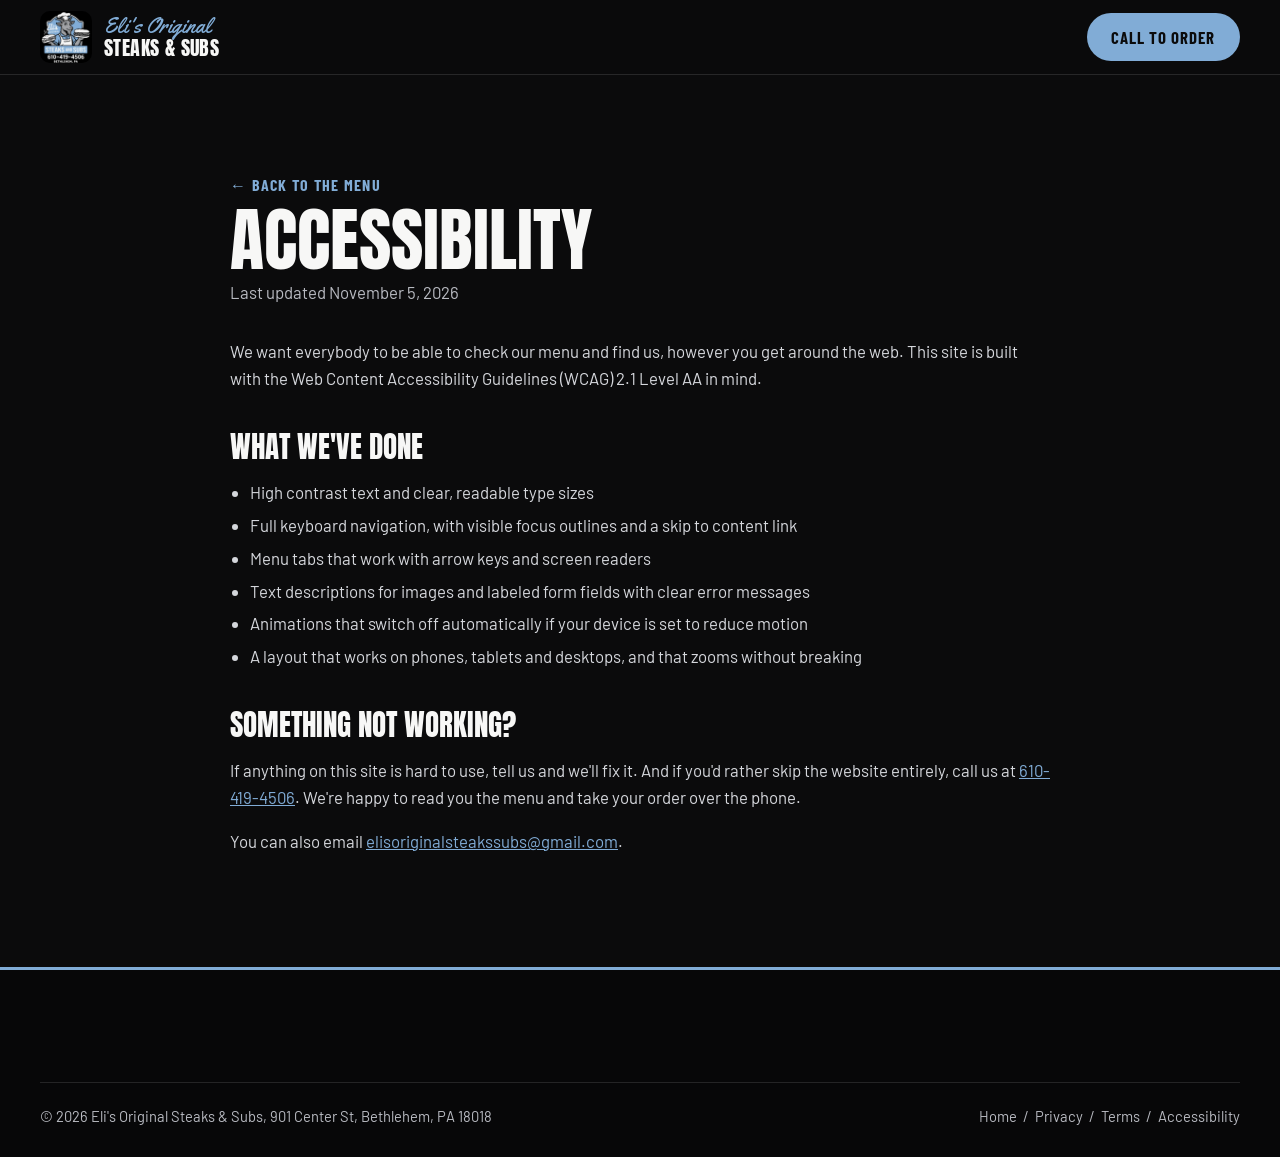
<file: accessibility.html>
<!doctype html>
<html lang="en" class="no-js">
<head>
<meta charset="utf-8">
<meta name="viewport" content="width=device-width, initial-scale=1">
<title>Accessibility | Eli's Original Steaks &amp; Subs</title>
<meta name="description" content="Accessibility commitment for the Eli's Original Steaks and Subs website.">
<meta name="robots" content="index, follow">
<link rel="canonical" href="https://elis-original-steaks-subs.vercel.app/accessibility">
<meta name="theme-color" content="#0b0b0c">
<link rel="icon" href="/images/icon-192.png" type="image/png">
<link rel="apple-touch-icon" href="/images/icon-192.png">
<link rel="manifest" href="/site.webmanifest">
<link rel="preconnect" href="https://fonts.googleapis.com">
<link rel="preconnect" href="https://fonts.gstatic.com" crossorigin>
<link rel="stylesheet" href="https://fonts.googleapis.com/css2?family=Anton&family=Barlow+Condensed:wght@500;600;700&family=Barlow:wght@400;500;600&family=Yellowtail&display=swap">
<link rel="stylesheet" href="/styles.css">
</head>
<body>
<a class="skip" href="#main">Skip to content</a>
<header class="nav is-scrolled">
<div class="wrap nav__inner">
<a class="brand" href="/" aria-label="Eli's Original Steaks and Subs, home">
<img src="/images/eli-goat-logo.webp" width="56" height="55" alt="">
<span class="brand__text"><span class="brand__script">Eli's Original</span><span class="brand__bold">Steaks &amp; Subs</span></span>
</a>
<a class="btn btn--sky" href="tel:+16104194506">Call to Order</a>
</div>
</header>
<main id="main" class="legal">
<div class="wrap">
<a class="back" href="/">&larr; Back to the menu</a>
<h1>Accessibility</h1>
<p class="updated">Last updated November 5, 2026</p>
<p>We want everybody to be able to check our menu and find us, however you get around the web. This site is built with the Web Content Accessibility Guidelines (WCAG) 2.1 Level AA in mind.</p>
<h2>What we've done</h2>
<ul>
<li>High contrast text and clear, readable type sizes</li>
<li>Full keyboard navigation, with visible focus outlines and a skip to content link</li>
<li>Menu tabs that work with arrow keys and screen readers</li>
<li>Text descriptions for images and labeled form fields with clear error messages</li>
<li>Animations that switch off automatically if your device is set to reduce motion</li>
<li>A layout that works on phones, tablets and desktops, and that zooms without breaking</li>
</ul>
<h2>Something not working?</h2>
<p>If anything on this site is hard to use, tell us and we'll fix it. And if you'd rather skip the website entirely, call us at <a href="tel:+16104194506">610-419-4506</a>. We're happy to read you the menu and take your order over the phone.</p>
<p>You can also email <a href="mailto:elisoriginalsteakssubs@gmail.com">elisoriginalsteakssubs@gmail.com</a>.</p>
</div>
</main>
<footer class="footer">
<div class="wrap footer__base">
<p>&copy; <span data-year>2026</span> Eli's Original Steaks &amp; Subs, 901 Center St, Bethlehem, PA 18018</p>
<p><a href="/">Home</a> &nbsp;/&nbsp; <a href="/privacy">Privacy</a> &nbsp;/&nbsp; <a href="/terms">Terms</a> &nbsp;/&nbsp; <a href="/accessibility">Accessibility</a></p>
</div>
</footer>
<script src="/legal.js" defer></script>
</body>
</html>
</file>
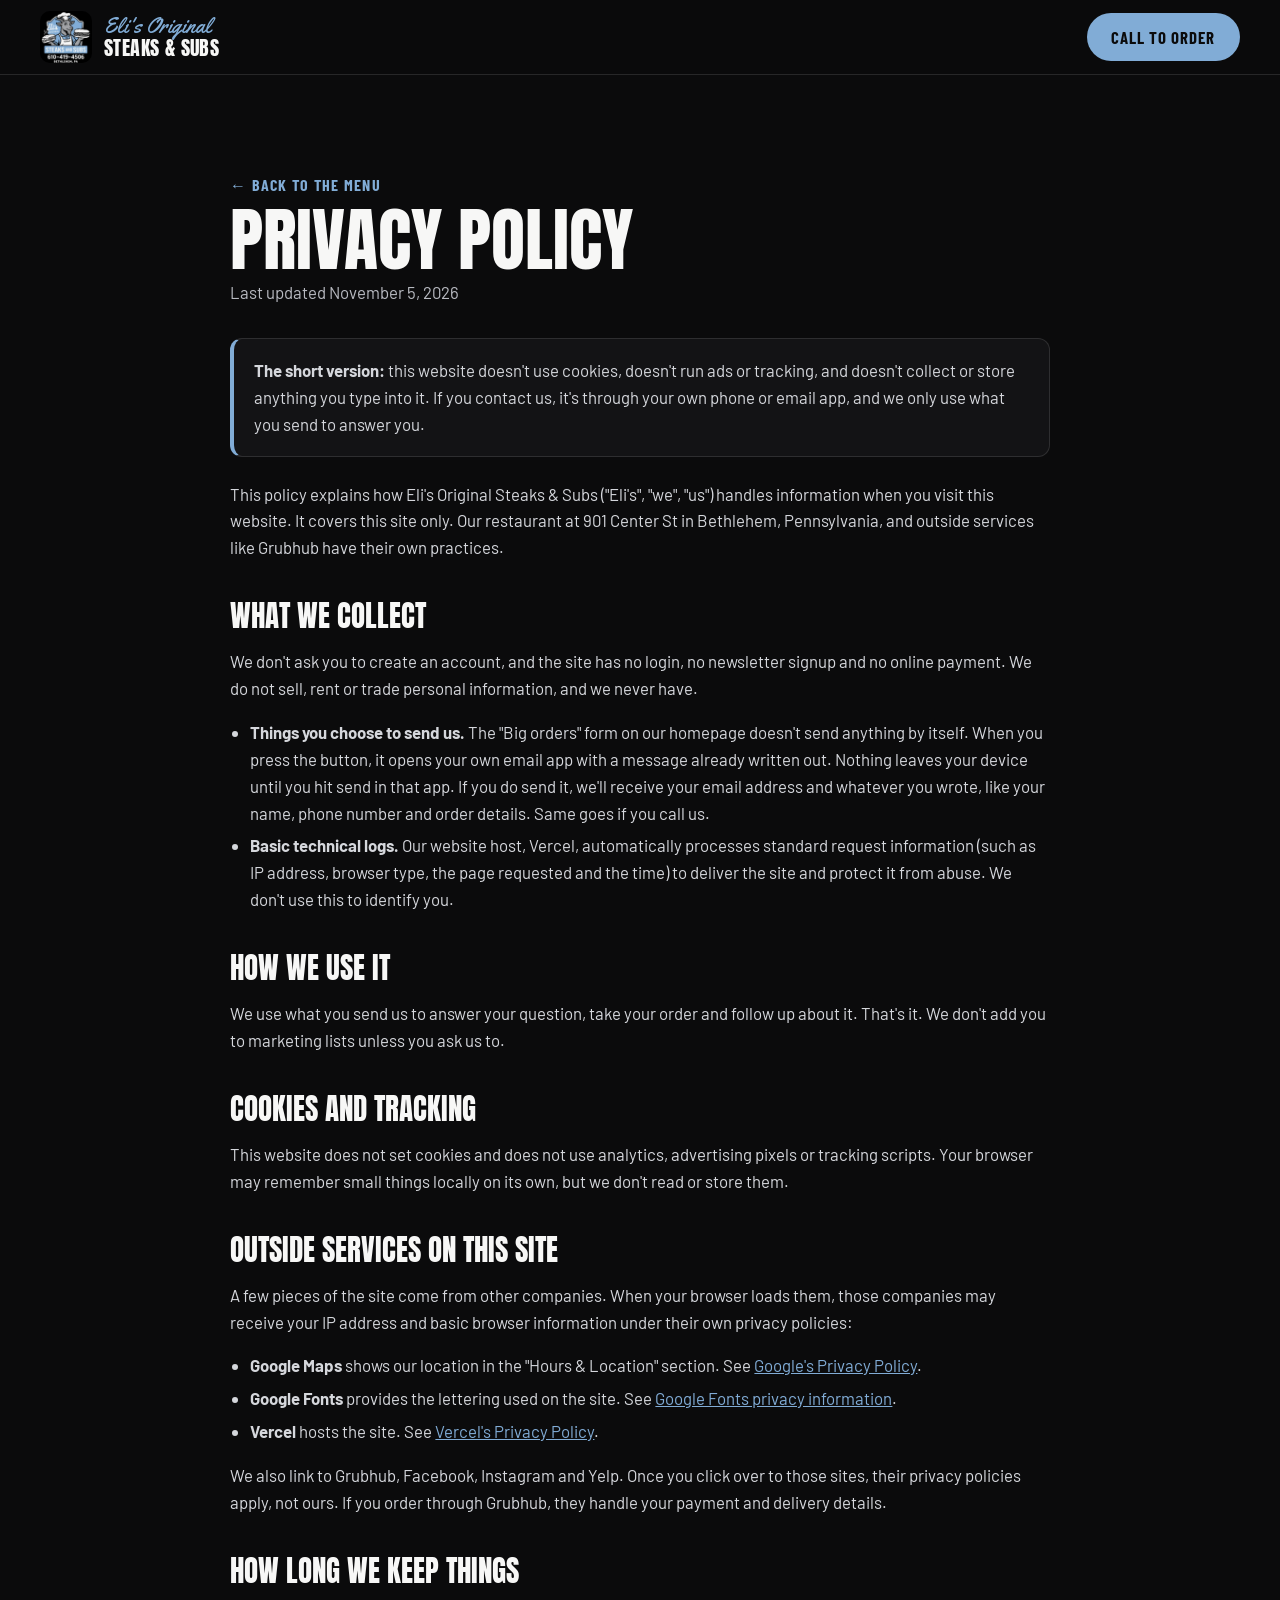
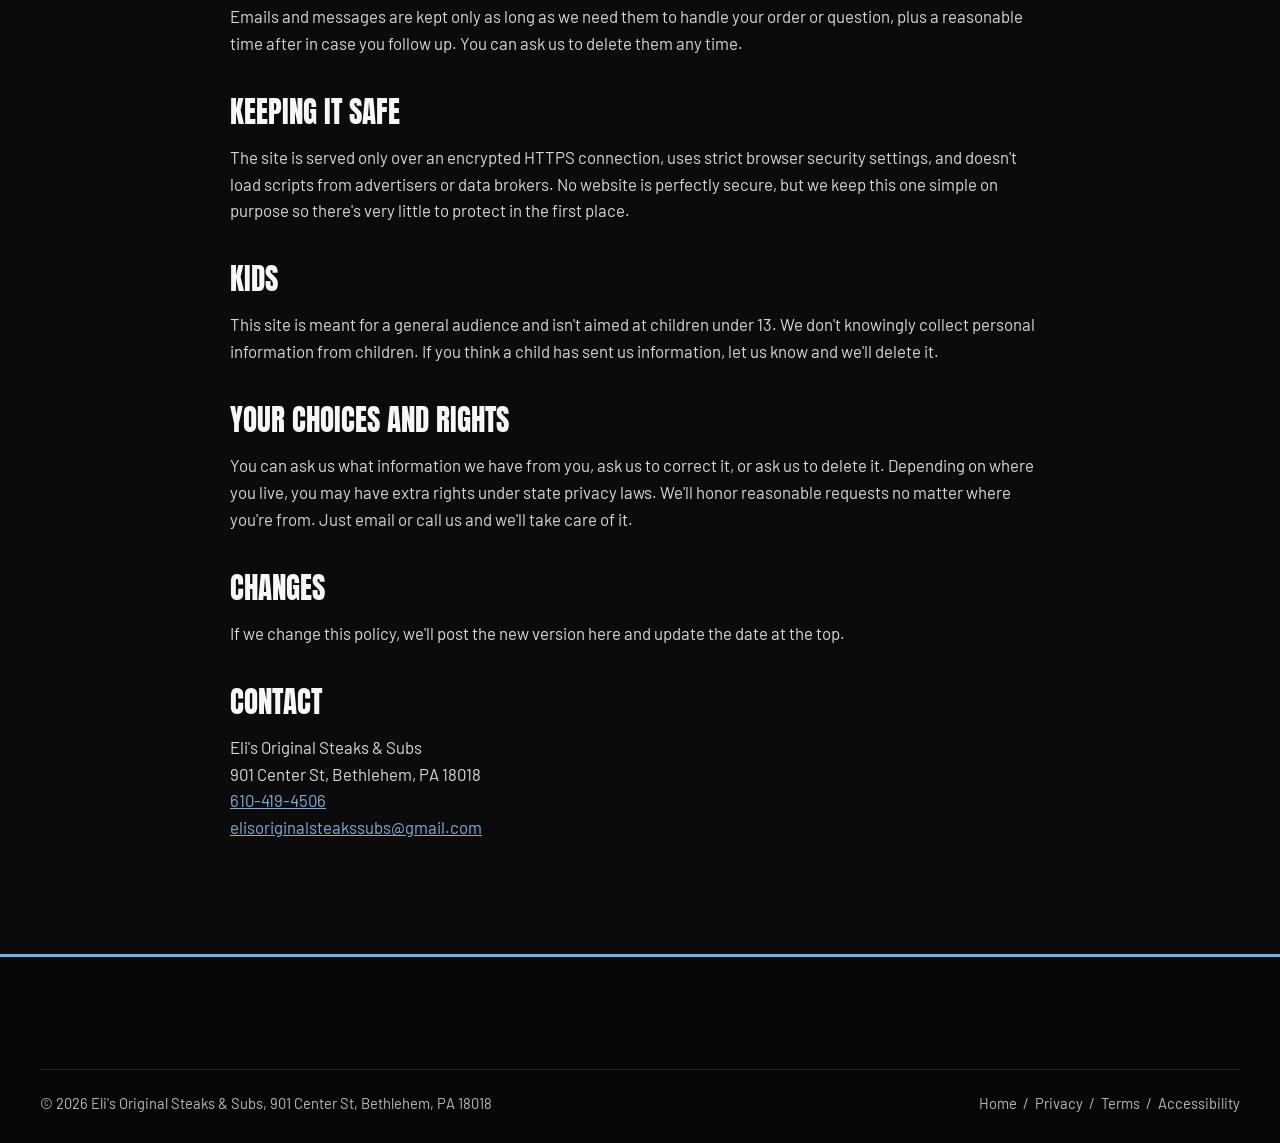
<file: privacy.html>
<!doctype html>
<html lang="en" class="no-js">
<head>
<meta charset="utf-8">
<meta name="viewport" content="width=device-width, initial-scale=1">
<title>Privacy Policy | Eli's Original Steaks &amp; Subs</title>
<meta name="description" content="How Eli's Original Steaks and Subs handles your information. No cookies, no tracking.">
<meta name="robots" content="index, follow">
<link rel="canonical" href="https://elis-original-steaks-subs.vercel.app/privacy">
<meta name="theme-color" content="#0b0b0c">
<link rel="icon" href="/images/icon-192.png" type="image/png">
<link rel="apple-touch-icon" href="/images/icon-192.png">
<link rel="manifest" href="/site.webmanifest">
<link rel="preconnect" href="https://fonts.googleapis.com">
<link rel="preconnect" href="https://fonts.gstatic.com" crossorigin>
<link rel="stylesheet" href="https://fonts.googleapis.com/css2?family=Anton&family=Barlow+Condensed:wght@500;600;700&family=Barlow:wght@400;500;600&family=Yellowtail&display=swap">
<link rel="stylesheet" href="/styles.css">
</head>
<body>
<a class="skip" href="#main">Skip to content</a>
<header class="nav is-scrolled">
<div class="wrap nav__inner">
<a class="brand" href="/" aria-label="Eli's Original Steaks and Subs, home">
<img src="/images/eli-goat-logo.webp" width="56" height="55" alt="">
<span class="brand__text"><span class="brand__script">Eli's Original</span><span class="brand__bold">Steaks &amp; Subs</span></span>
</a>
<a class="btn btn--sky" href="tel:+16104194506">Call to Order</a>
</div>
</header>
<main id="main" class="legal">
<div class="wrap">
<a class="back" href="/">&larr; Back to the menu</a>
<h1>Privacy Policy</h1>
<p class="updated">Last updated November 5, 2026</p>
<div class="box"><p><strong>The short version:</strong> this website doesn't use cookies, doesn't run ads or tracking, and doesn't collect or store anything you type into it. If you contact us, it's through your own phone or email app, and we only use what you send to answer you.</p></div>
<p>This policy explains how Eli's Original Steaks &amp; Subs ("Eli's", "we", "us") handles information when you visit this website. It covers this site only. Our restaurant at 901 Center St in Bethlehem, Pennsylvania, and outside services like Grubhub have their own practices.</p>
<h2>What we collect</h2>
<p>We don't ask you to create an account, and the site has no login, no newsletter signup and no online payment. We do not sell, rent or trade personal information, and we never have.</p>
<ul>
<li><strong>Things you choose to send us.</strong> The "Big orders" form on our homepage doesn't send anything by itself. When you press the button, it opens your own email app with a message already written out. Nothing leaves your device until you hit send in that app. If you do send it, we'll receive your email address and whatever you wrote, like your name, phone number and order details. Same goes if you call us.</li>
<li><strong>Basic technical logs.</strong> Our website host, Vercel, automatically processes standard request information (such as IP address, browser type, the page requested and the time) to deliver the site and protect it from abuse. We don't use this to identify you.</li>
</ul>
<h2>How we use it</h2>
<p>We use what you send us to answer your question, take your order and follow up about it. That's it. We don't add you to marketing lists unless you ask us to.</p>
<h2>Cookies and tracking</h2>
<p>This website does not set cookies and does not use analytics, advertising pixels or tracking scripts. Your browser may remember small things locally on its own, but we don't read or store them.</p>
<h2>Outside services on this site</h2>
<p>A few pieces of the site come from other companies. When your browser loads them, those companies may receive your IP address and basic browser information under their own privacy policies:</p>
<ul>
<li><strong>Google Maps</strong> shows our location in the "Hours &amp; Location" section. See <a href="https://policies.google.com/privacy" target="_blank" rel="noopener noreferrer">Google's Privacy Policy</a>.</li>
<li><strong>Google Fonts</strong> provides the lettering used on the site. See <a href="https://developers.google.com/fonts/faq/privacy" target="_blank" rel="noopener noreferrer">Google Fonts privacy information</a>.</li>
<li><strong>Vercel</strong> hosts the site. See <a href="https://vercel.com/legal/privacy-policy" target="_blank" rel="noopener noreferrer">Vercel's Privacy Policy</a>.</li>
</ul>
<p>We also link to Grubhub, Facebook, Instagram and Yelp. Once you click over to those sites, their privacy policies apply, not ours. If you order through Grubhub, they handle your payment and delivery details.</p>
<h2>How long we keep things</h2>
<p>Emails and messages are kept only as long as we need them to handle your order or question, plus a reasonable time after in case you follow up. You can ask us to delete them any time.</p>
<h2>Keeping it safe</h2>
<p>The site is served only over an encrypted HTTPS connection, uses strict browser security settings, and doesn't load scripts from advertisers or data brokers. No website is perfectly secure, but we keep this one simple on purpose so there's very little to protect in the first place.</p>
<h2>Kids</h2>
<p>This site is meant for a general audience and isn't aimed at children under 13. We don't knowingly collect personal information from children. If you think a child has sent us information, let us know and we'll delete it.</p>
<h2>Your choices and rights</h2>
<p>You can ask us what information we have from you, ask us to correct it, or ask us to delete it. Depending on where you live, you may have extra rights under state privacy laws. We'll honor reasonable requests no matter where you're from. Just email or call us and we'll take care of it.</p>
<h2>Changes</h2>
<p>If we change this policy, we'll post the new version here and update the date at the top.</p>
<h2>Contact</h2>
<p>Eli's Original Steaks &amp; Subs<br>901 Center St, Bethlehem, PA 18018<br><a href="tel:+16104194506">610-419-4506</a><br><a href="mailto:elisoriginalsteakssubs@gmail.com">elisoriginalsteakssubs@gmail.com</a></p>
</div>
</main>
<footer class="footer">
<div class="wrap footer__base">
<p>&copy; <span data-year>2026</span> Eli's Original Steaks &amp; Subs, 901 Center St, Bethlehem, PA 18018</p>
<p><a href="/">Home</a> &nbsp;/&nbsp; <a href="/privacy">Privacy</a> &nbsp;/&nbsp; <a href="/terms">Terms</a> &nbsp;/&nbsp; <a href="/accessibility">Accessibility</a></p>
</div>
</footer>
<script src="/legal.js" defer></script>
</body>
</html>
</file>
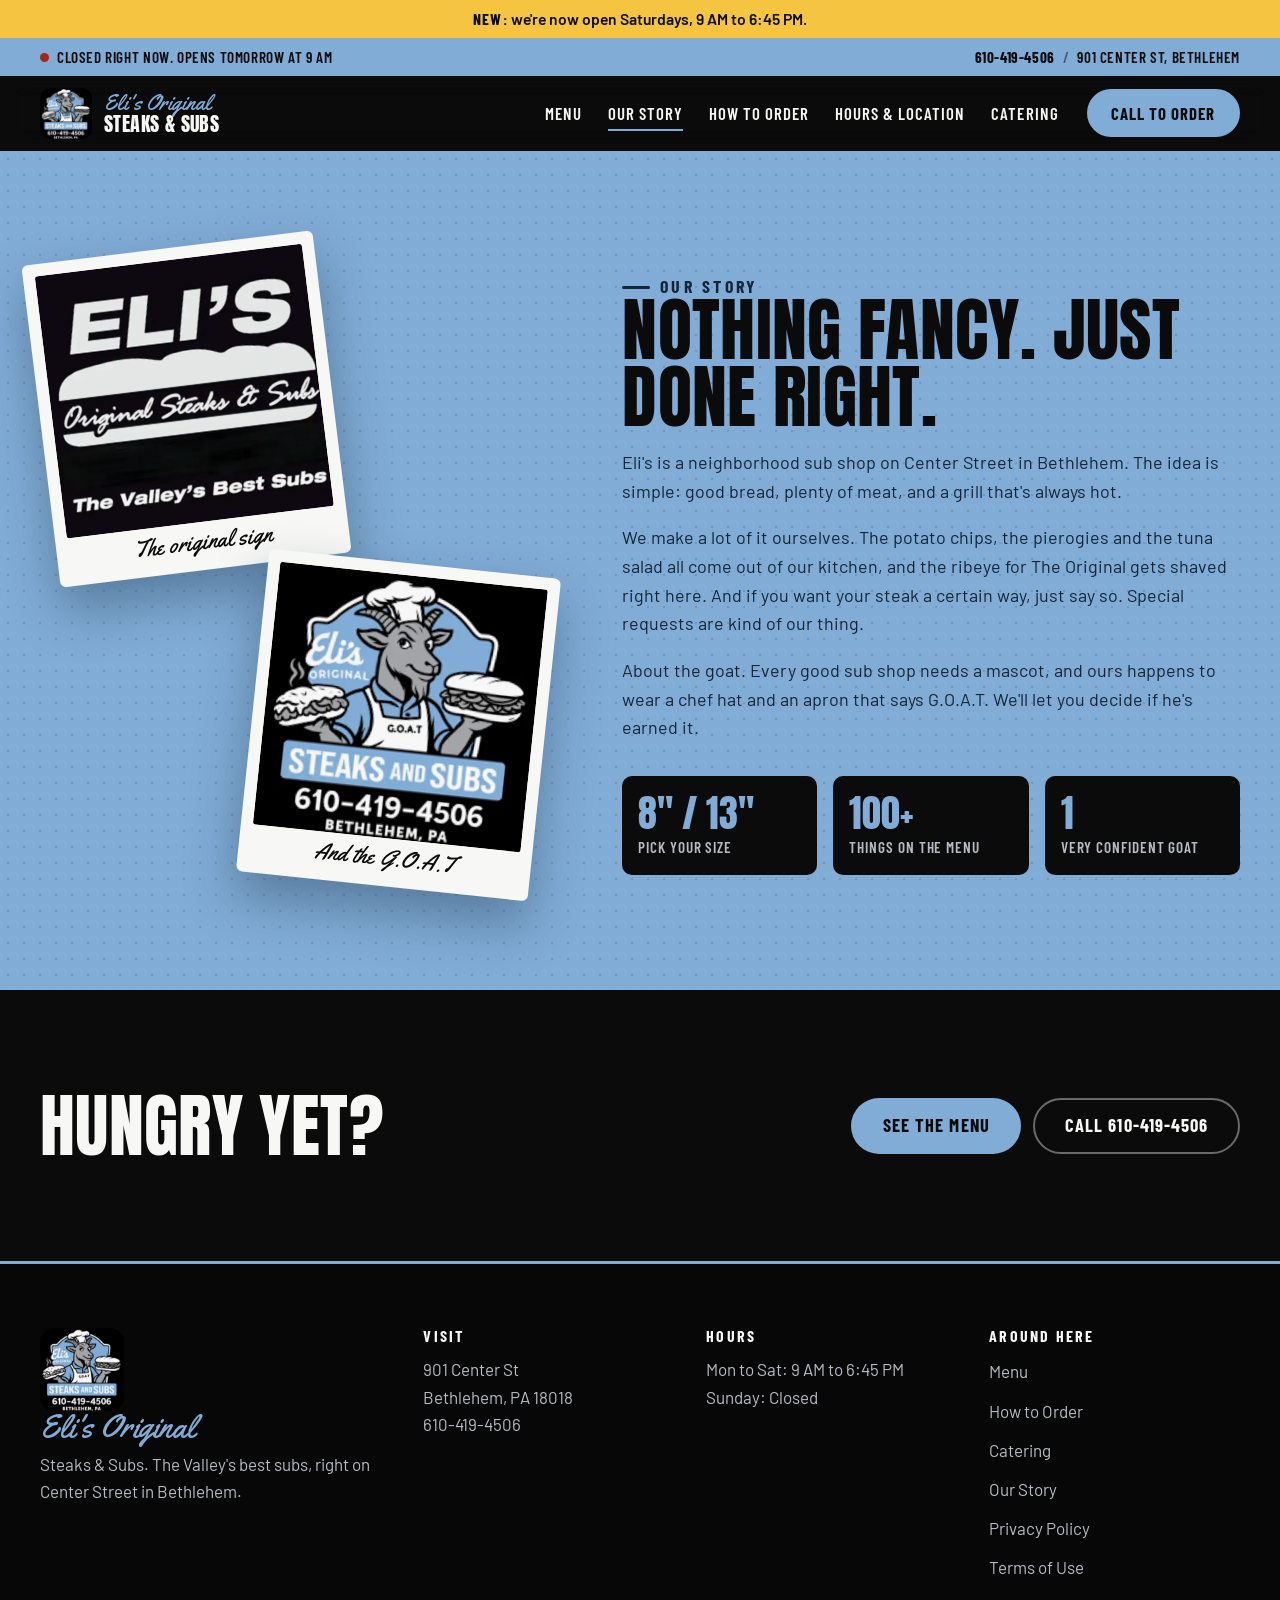
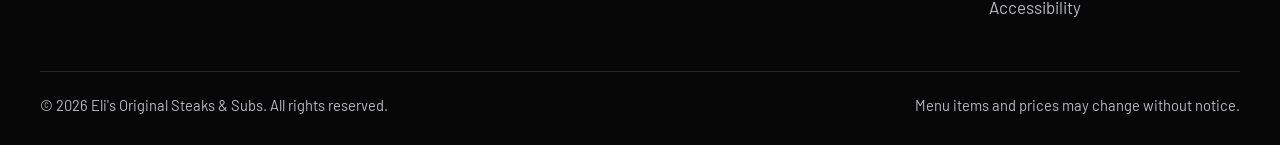
<file: story.html>
<!doctype html>
<html lang="en" class="no-js">
<head>
<meta charset="utf-8">
<meta name="viewport" content="width=device-width, initial-scale=1">
<title>Our Story | Eli's Original Steaks &amp; Subs</title>
<meta name="description" content="The story behind Eli's Original Steaks &amp; Subs on Center Street in Bethlehem, PA, and the goat in the apron.">
<link rel="canonical" href="https://elis-original-steaks-subs.vercel.app/story">
<meta name="theme-color" content="#0b0b0c">
<meta property="og:type" content="restaurant">
<meta property="og:title" content="Eli's Original Steaks &amp; Subs">
<meta property="og:description" content="The Valley's best subs. Cheesesteaks, hoagies and homemade sides on Center Street in Bethlehem.">
<meta property="og:url" content="https://elis-original-steaks-subs.vercel.app/story">
<meta property="og:image" content="https://elis-original-steaks-subs.vercel.app/images/icon-192.png">
<meta name="twitter:card" content="summary">
<link rel="icon" href="/images/icon-192.png" type="image/png">
<link rel="apple-touch-icon" href="/images/icon-192.png">
<link rel="manifest" href="/site.webmanifest">
<link rel="preconnect" href="https://fonts.googleapis.com">
<link rel="preconnect" href="https://fonts.gstatic.com" crossorigin>
<link rel="stylesheet" href="https://fonts.googleapis.com/css2?family=Anton&family=Barlow+Condensed:wght@500;600;700&family=Barlow:wght@400;500;600&family=Yellowtail&display=swap">
<link rel="stylesheet" href="/styles.css">
</head>
<body>
<a class="skip" href="#main">Skip to content</a>
<svg class="sprite" aria-hidden="true" focusable="false">
<defs>
<symbol id="sym-steak" viewBox="-95 -65 190 100">
<g stroke="#141416" stroke-width="3.5" stroke-linejoin="round" stroke-linecap="round">
<path d="M-84 -2 Q-88 -26 -66 -30 L66 -30 Q88 -26 84 -2 Q78 22 0 24 Q-78 22 -84 -2Z" fill="#C98F4E"/>
<path d="M-70 -22 Q-60 -48 -42 -34 Q-30 -54 -10 -38 Q6 -56 24 -38 Q42 -54 56 -34 Q72 -44 72 -22Z" fill="#7A4A2E"/>
<path d="M-50 -38 q6 -6 12 0 M-4 -44 q6 -6 12 0 M34 -42 q6 -6 12 0" fill="none" stroke="#4E2D1B" stroke-width="3"/>
<path d="M-62 -26 Q-40 -40 -20 -30 Q0 -42 20 -30 Q40 -40 64 -26 L58 -16 Q50 -6 46 -18 Q38 -4 32 -18 Q20 -22 10 -16 Q2 -2 -6 -18 Q-20 -8 -30 -18 Q-42 -4 -48 -18 Q-56 -8 -62 -18Z" fill="#F5C542"/>
<path d="M-36 -38 q7 -6 13 0 M10 -42 q7 -6 13 0" fill="none" stroke="#FBF3DF" stroke-width="3"/>
<path d="M-82 -8 Q0 14 82 -8 Q76 22 0 26 Q-76 22 -82 -8Z" fill="#E7B46E"/>
<path d="M-52 10 Q-16 17 24 14" fill="none" stroke="#F6D7A6" stroke-width="4"/>
</g>
</symbol>
<symbol id="sym-hoagie" viewBox="-95 -65 190 100">
<g stroke="#141416" stroke-width="3.5" stroke-linejoin="round" stroke-linecap="round">
<path d="M-86 6 Q-86 30 -60 32 L60 32 Q86 30 86 6Z" fill="#D9A35F"/>
<path d="M-88 -4 Q-60 10 -30 -2 Q0 12 30 -2 Q60 10 88 -4 L86 8 L-86 8Z" fill="#D9777A"/>
<path d="M-84 6 L-70 18 L-56 6 L-42 18 L-28 6 L-14 18 L0 6 L14 18 L28 6 L42 18 L56 6 L70 18 L84 6Z" fill="#F5C542"/>
<ellipse cx="-44" cy="-6" rx="16" ry="6" fill="#D84B3A"/>
<ellipse cx="34" cy="-6" rx="16" ry="6" fill="#D84B3A"/>
<path d="M-90 -10 Q-80 -24 -70 -10 Q-60 -24 -50 -10 Q-40 -24 -30 -10 Q-20 -24 -10 -10 Q0 -24 10 -10 Q20 -24 30 -10 Q40 -24 50 -10 Q60 -24 70 -10 Q80 -24 90 -10 L88 -2 L-88 -2Z" fill="#6DBE4B"/>
<path d="M-88 -12 Q-92 -54 -40 -58 L40 -58 Q92 -54 88 -12Z" fill="#E7B46E"/>
<path d="M-56 -44 Q-20 -52 22 -50" fill="none" stroke="#F6D7A6" stroke-width="4"/>
<g fill="#FBF0DA" stroke-width="2">
<ellipse cx="-30" cy="-36" rx="4" ry="2.4"/><ellipse cx="-6" cy="-42" rx="4" ry="2.4"/><ellipse cx="18" cy="-34" rx="4" ry="2.4"/><ellipse cx="44" cy="-42" rx="4" ry="2.4"/><ellipse cx="-56" cy="-28" rx="4" ry="2.4"/><ellipse cx="62" cy="-26" rx="4" ry="2.4"/>
</g>
</g>
</symbol>
<symbol id="sym-pierogi" viewBox="-95 -65 190 100">
<g stroke="#141416" stroke-width="3.5" stroke-linejoin="round" stroke-linecap="round">
<ellipse cx="0" cy="18" rx="88" ry="14" fill="#F7F7F6"/>
<path d="M-80 14 Q-74 -40 -20 -36 Q-16 10 -80 14Z" fill="#E9BE76"/>
<path d="M-40 16 Q-20 -52 36 -40 Q30 12 -40 16Z" fill="#F0C987"/>
<path d="M14 16 Q34 -40 82 -30 Q78 14 14 16Z" fill="#E9BE76"/>
<path d="M-74 4 l4 -4 M-66 -10 l5 -3 M-54 -22 l5 -2 M-32 4 l5 -4 M-24 -14 l5 -4 M-12 -28 l5 -3 M24 6 l5 -4 M34 -10 l5 -3 M48 -22 l5 -2" fill="none" stroke="#B9813D" stroke-width="3"/>
<path d="M-10 -40 q8 -10 18 -2 q8 -8 16 2 q-4 10 -16 8 q-14 2 -18 -8Z" fill="#FFFFFF"/>
<path d="M-60 -4 q6 -4 10 0 M50 -10 q6 -4 10 0" fill="none" stroke="#8A5A2B" stroke-width="3"/>
</g>
</symbol>
<symbol id="sym-fries" viewBox="-95 -65 190 100">
<g stroke="#141416" stroke-width="3.5" stroke-linejoin="round" stroke-linecap="round">
<path d="M-30 -30 L-38 -62 M-16 -30 L-20 -64 M-2 -30 L0 -66 M12 -30 L16 -62 M26 -30 L34 -60" fill="none" stroke="#141416" stroke-width="14"/>
<path d="M-30 -30 L-38 -62 M-16 -30 L-20 -64 M-2 -30 L0 -66 M12 -30 L16 -62 M26 -30 L34 -60" fill="none" stroke="#F5C76A" stroke-width="8"/>
<path d="M-40 -28 L40 -28 L32 34 L-32 34Z" fill="#F7F7F6"/>
<path d="M-26 -28 L-22 34 M-6 -28 L-6 34 M14 -28 L10 34" fill="none" stroke="#81ACD6" stroke-width="9"/>
<path d="M-40 -28 L40 -28 L32 34 L-32 34Z" fill="none"/>
<path d="M-42 -32 Q-20 -40 0 -30 Q20 -40 42 -32 L40 -22 Q32 -12 28 -22 Q20 -10 14 -24 Q4 -14 -2 -24 Q-12 -10 -18 -24 Q-26 -12 -32 -22 Q-38 -14 -42 -24Z" fill="#F5C542"/>
</g>
</symbol>
</defs>
</svg>
<div class="announce" data-announce><div class="wrap"><p><strong data-announce-lead>New:</strong> <span data-announce-text>we're open Saturdays starting November 14, 9 AM to 6:45 PM.</span></p></div></div>
<div class="topbar">
<div class="wrap topbar__inner">
<p class="status" data-status><span class="status__dot" aria-hidden="true"></span><span data-status-text>Mon to Sat, 9 AM to 6:45 PM</span></p>
<p class="topbar__right"><a href="tel:+16104194506">610-419-4506</a><span class="sep" aria-hidden="true">/</span><span>901 Center St, Bethlehem</span></p>
</div>
</div>
<header class="nav" data-nav>
<div class="wrap nav__inner">
<a class="brand" href="/" aria-label="Eli's Original Steaks and Subs, home">
<img src="/images/eli-goat-logo.webp" width="56" height="55" alt="">
<span class="brand__text"><span class="brand__script">Eli's Original</span><span class="brand__bold">Steaks &amp; Subs</span></span>
</a>
<button class="nav__toggle" type="button" aria-expanded="false" aria-controls="nav-menu" data-nav-toggle>
<span class="sr-only">Menu</span><span class="burger" aria-hidden="true"><i></i><i></i><i></i></span>
</button>
<nav id="nav-menu" class="nav__menu" aria-label="Main">
<ul>
<li><a href="/#menu">Menu</a></li>
<li><a href="/story" aria-current="page">Our Story</a></li>
<li><a href="/#order">How to Order</a></li>
<li><a href="/#visit">Hours &amp; Location</a></li>
<li><a href="/#contact">Catering</a></li>
</ul>
<a class="btn btn--sky nav__cta" href="tel:+16104194506">Call to Order</a>
</nav>
</div>
</header>
<main id="main" class="story-page">
<section id="story" class="section story" aria-labelledby="story-title">
<div class="wrap story__grid">
<div class="story__art">
<figure class="polaroid polaroid--a">
<img src="/images/eli-classic-logo.webp" width="642" height="630" alt="The original Eli's sign: Eli's Original Steaks and Subs, The Valley's Best Subs" loading="lazy">
<figcaption>The original sign</figcaption>
</figure>
<figure class="polaroid polaroid--b">
<img src="/images/eli-goat-logo.webp" width="440" height="432" alt="Eli the goat logo, wearing a chef hat and G.O.A.T apron" loading="lazy">
<figcaption>And the G.O.A.T</figcaption>
</figure>
</div>
<div class="story__copy">
<p class="eyebrow eyebrow--dark">Our story</p>
<h2 id="story-title" class="h2 h2--dark">Nothing fancy. Just done right.</h2>
<p>Eli's is a neighborhood sub shop on Center Street in Bethlehem. The idea is simple: good bread, plenty of meat, and a grill that's always hot.</p>
<p>We make a lot of it ourselves. The potato chips, the pierogies and the tuna salad all come out of our kitchen, and the ribeye for The Original gets shaved right here. And if you want your steak a certain way, just say so. Special requests are kind of our thing.</p>
<p>About the goat. Every good sub shop needs a mascot, and ours happens to wear a chef hat and an apron that says G.O.A.T. We'll let you decide if he's earned it.</p>
<dl class="story__stats">
<div><dt>8&quot; / 13&quot;</dt><dd>pick your size</dd></div>
<div><dt>100+</dt><dd>things on the menu</dd></div>
<div><dt>1</dt><dd>very confident goat</dd></div>
</dl>
</div>
</div>
</section>
<section class="section story-cta">
<div class="wrap story-cta__inner">
<h2 class="h2">Hungry yet?</h2>
<div class="hero__ctas">
<a class="btn btn--sky btn--lg" href="/#menu">See the menu</a>
<a class="btn btn--ghost btn--lg" href="tel:+16104194506">Call 610-419-4506</a>
</div>
</div>
</section>
</main>
<footer class="footer">
<div class="wrap footer__grid">
<div class="footer__brand">
<img src="/images/eli-goat-logo.webp" width="96" height="94" alt="" loading="lazy">
<p class="script footer__script">Eli's Original</p>
<p class="footer__tag">Steaks &amp; Subs. The Valley's best subs, right on Center Street in Bethlehem.</p>
</div>
<div>
<h2 class="footer__h">Visit</h2>
<address>901 Center St<br>Bethlehem, PA 18018</address>
<p><a href="tel:+16104194506">610-419-4506</a></p>
</div>
<div>
<h2 class="footer__h">Hours</h2>
<p>Mon to Sat: 9 AM to 6:45 PM<br>Sunday: Closed<br><span data-sat-soon>Saturdays start Nov 14</span></p>
</div>
<div>
<h2 class="footer__h">Around here</h2>
<ul class="footer__links">
<li><a href="/#menu">Menu</a></li>
<li><a href="/#order">How to Order</a></li>
<li><a href="/#contact">Catering</a></li>
<li><a href="/story">Our Story</a></li>
<li><a href="/privacy">Privacy Policy</a></li>
<li><a href="/terms">Terms of Use</a></li>
<li><a href="/accessibility">Accessibility</a></li>
</ul>
</div>
</div>
<div class="wrap footer__base">
<p>&copy; <span data-year>2026</span> Eli's Original Steaks &amp; Subs. All rights reserved.</p>
<p>Menu items and prices may change without notice.</p>
</div>
</footer>
<script src="/main.js" defer></script>
</body>
</html>
</file>
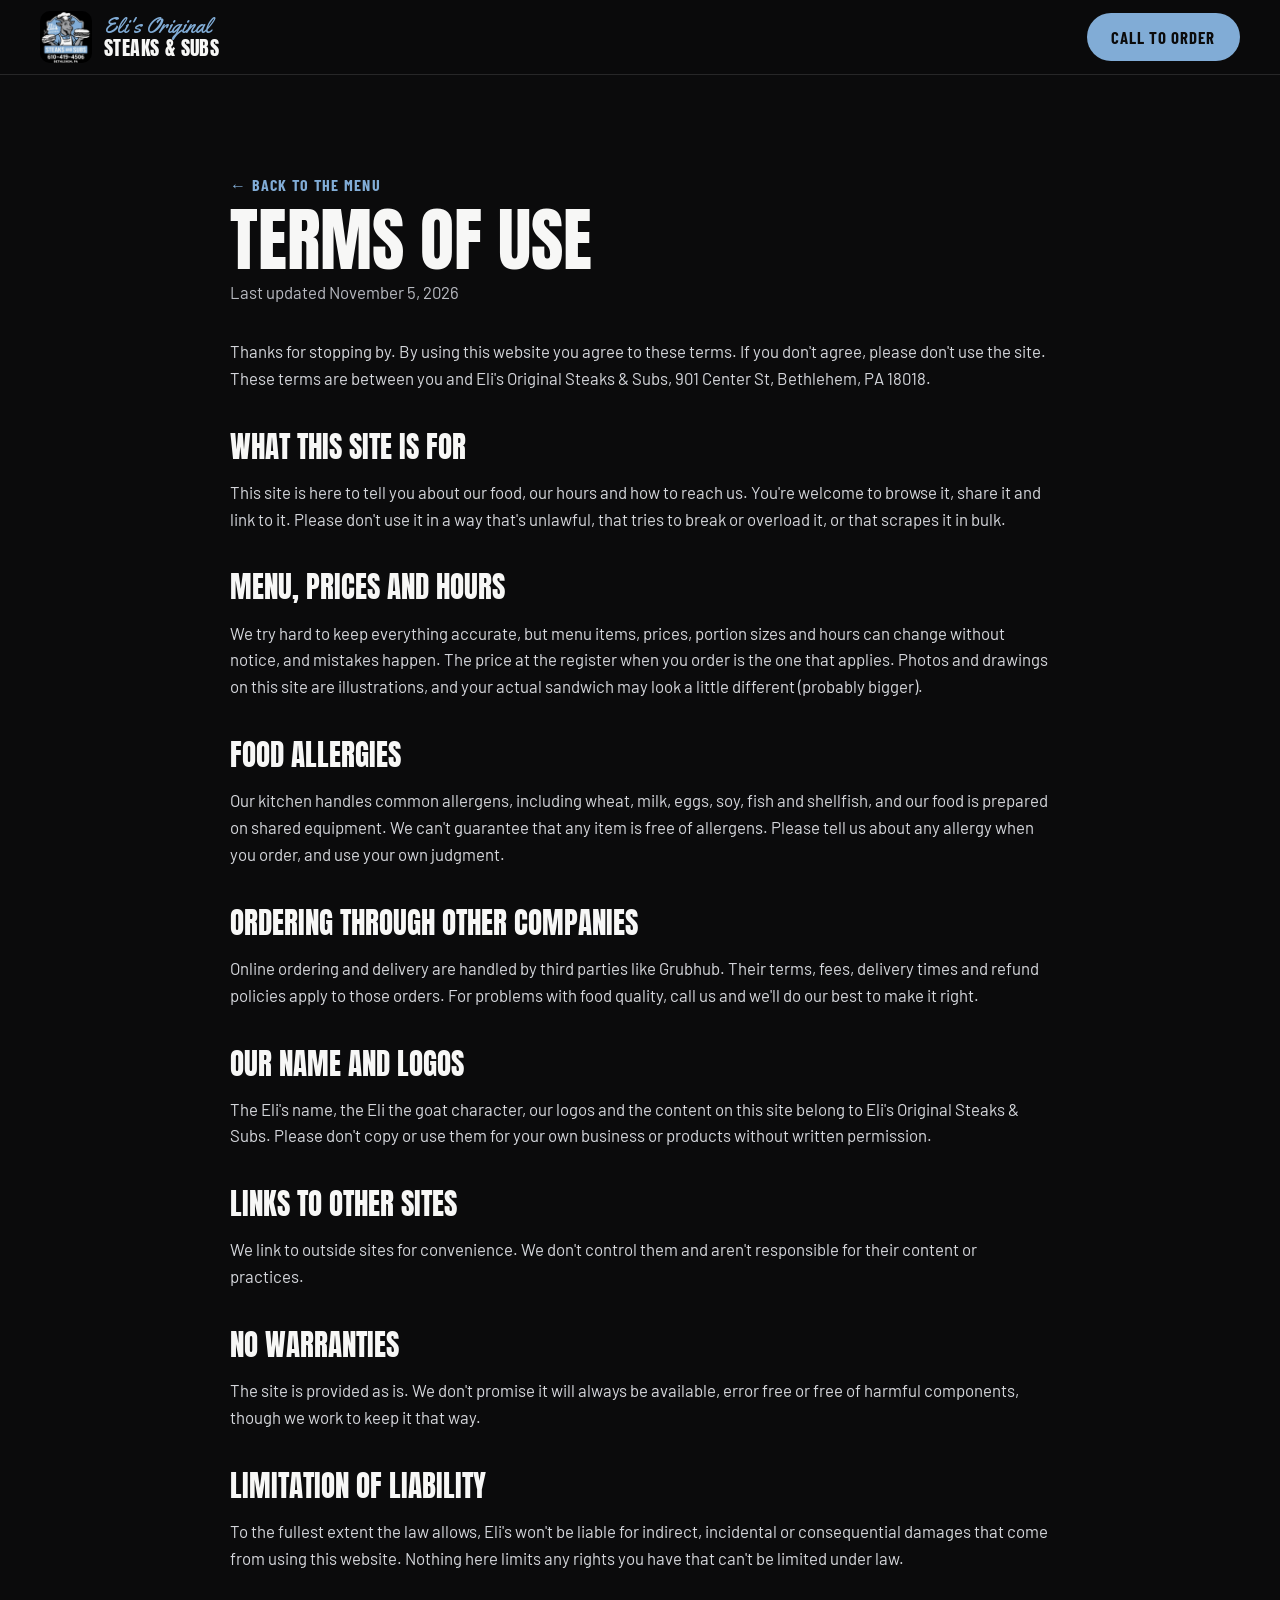
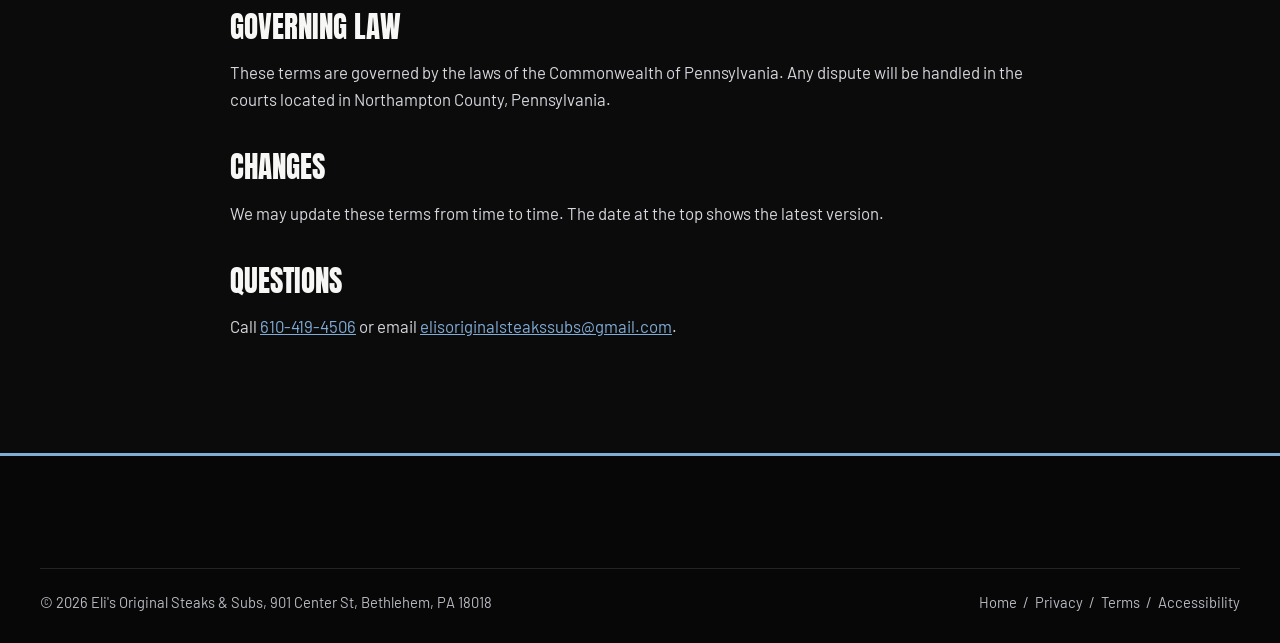
<file: terms.html>
<!doctype html>
<html lang="en" class="no-js">
<head>
<meta charset="utf-8">
<meta name="viewport" content="width=device-width, initial-scale=1">
<title>Terms of Use | Eli's Original Steaks &amp; Subs</title>
<meta name="description" content="Terms for using the Eli's Original Steaks and Subs website.">
<meta name="robots" content="index, follow">
<link rel="canonical" href="https://elis-original-steaks-subs.vercel.app/terms">
<meta name="theme-color" content="#0b0b0c">
<link rel="icon" href="/images/icon-192.png" type="image/png">
<link rel="apple-touch-icon" href="/images/icon-192.png">
<link rel="manifest" href="/site.webmanifest">
<link rel="preconnect" href="https://fonts.googleapis.com">
<link rel="preconnect" href="https://fonts.gstatic.com" crossorigin>
<link rel="stylesheet" href="https://fonts.googleapis.com/css2?family=Anton&family=Barlow+Condensed:wght@500;600;700&family=Barlow:wght@400;500;600&family=Yellowtail&display=swap">
<link rel="stylesheet" href="/styles.css">
</head>
<body>
<a class="skip" href="#main">Skip to content</a>
<header class="nav is-scrolled">
<div class="wrap nav__inner">
<a class="brand" href="/" aria-label="Eli's Original Steaks and Subs, home">
<img src="/images/eli-goat-logo.webp" width="56" height="55" alt="">
<span class="brand__text"><span class="brand__script">Eli's Original</span><span class="brand__bold">Steaks &amp; Subs</span></span>
</a>
<a class="btn btn--sky" href="tel:+16104194506">Call to Order</a>
</div>
</header>
<main id="main" class="legal">
<div class="wrap">
<a class="back" href="/">&larr; Back to the menu</a>
<h1>Terms of Use</h1>
<p class="updated">Last updated November 5, 2026</p>
<p>Thanks for stopping by. By using this website you agree to these terms. If you don't agree, please don't use the site. These terms are between you and Eli's Original Steaks &amp; Subs, 901 Center St, Bethlehem, PA 18018.</p>
<h2>What this site is for</h2>
<p>This site is here to tell you about our food, our hours and how to reach us. You're welcome to browse it, share it and link to it. Please don't use it in a way that's unlawful, that tries to break or overload it, or that scrapes it in bulk.</p>
<h2>Menu, prices and hours</h2>
<p>We try hard to keep everything accurate, but menu items, prices, portion sizes and hours can change without notice, and mistakes happen. The price at the register when you order is the one that applies. Photos and drawings on this site are illustrations, and your actual sandwich may look a little different (probably bigger).</p>
<h2>Food allergies</h2>
<p>Our kitchen handles common allergens, including wheat, milk, eggs, soy, fish and shellfish, and our food is prepared on shared equipment. We can't guarantee that any item is free of allergens. Please tell us about any allergy when you order, and use your own judgment.</p>
<h2>Ordering through other companies</h2>
<p>Online ordering and delivery are handled by third parties like Grubhub. Their terms, fees, delivery times and refund policies apply to those orders. For problems with food quality, call us and we'll do our best to make it right.</p>
<h2>Our name and logos</h2>
<p>The Eli's name, the Eli the goat character, our logos and the content on this site belong to Eli's Original Steaks &amp; Subs. Please don't copy or use them for your own business or products without written permission.</p>
<h2>Links to other sites</h2>
<p>We link to outside sites for convenience. We don't control them and aren't responsible for their content or practices.</p>
<h2>No warranties</h2>
<p>The site is provided as is. We don't promise it will always be available, error free or free of harmful components, though we work to keep it that way.</p>
<h2>Limitation of liability</h2>
<p>To the fullest extent the law allows, Eli's won't be liable for indirect, incidental or consequential damages that come from using this website. Nothing here limits any rights you have that can't be limited under law.</p>
<h2>Governing law</h2>
<p>These terms are governed by the laws of the Commonwealth of Pennsylvania. Any dispute will be handled in the courts located in Northampton County, Pennsylvania.</p>
<h2>Changes</h2>
<p>We may update these terms from time to time. The date at the top shows the latest version.</p>
<h2>Questions</h2>
<p>Call <a href="tel:+16104194506">610-419-4506</a> or email <a href="mailto:elisoriginalsteakssubs@gmail.com">elisoriginalsteakssubs@gmail.com</a>.</p>
</div>
</main>
<footer class="footer">
<div class="wrap footer__base">
<p>&copy; <span data-year>2026</span> Eli's Original Steaks &amp; Subs, 901 Center St, Bethlehem, PA 18018</p>
<p><a href="/">Home</a> &nbsp;/&nbsp; <a href="/privacy">Privacy</a> &nbsp;/&nbsp; <a href="/terms">Terms</a> &nbsp;/&nbsp; <a href="/accessibility">Accessibility</a></p>
</div>
</footer>
<script src="/legal.js" defer></script>
</body>
</html>
</file>
<file: styles.css>
:root{--ink:#0b0b0c;--ink-2:#131315;--ink-3:#1c1d20;--line:rgba(247,247,246,.12);--bone:#f7f7f6;--mute:#b8bac1;--goat:#a3a4a8;--sky:#81acd6;--sky-deep:#5b8bc0;--sky-pale:#d6e5f4;--sky-ink:#0e2236;--cheese:#f5c542;--open:#4fd18b;--closed:#ff7a6b;--f-display:"Anton",Impact,"Arial Narrow Bold",sans-serif;--f-cond:"Barlow Condensed","Arial Narrow",sans-serif;--f-body:"Barlow",system-ui,-apple-system,"Segoe UI",sans-serif;--f-script:"Yellowtail","Brush Script MT",cursive;--r:18px;--r-sm:10px;--shadow:0 20px 50px rgba(0,0,0,.45);--ease:cubic-bezier(.2,.8,.2,1)}*,*::before,*::after{box-sizing:border-box}html{overflow-x:clip;scroll-behavior:smooth;scroll-padding-top:90px;-webkit-text-size-adjust:100%}body{margin:0;background:var(--ink);color:var(--bone);font:400 1.0625rem/1.6 var(--f-body);-webkit-font-smoothing:antialiased;overflow-x:hidden}img,svg{display:block;max-width:100%}a{color:var(--sky)}a:hover{color:var(--sky-pale)}:focus-visible{outline:3px solid var(--cheese);outline-offset:3px;border-radius:6px}.sr-only{position:absolute!important;width:1px;height:1px;padding:0;margin:-1px;overflow:hidden;clip:rect(0,0,0,0);white-space:nowrap;border:0}.skip{position:absolute;left:12px;top:-60px;z-index:100;background:var(--cheese);color:var(--ink);padding:10px 16px;border-radius:8px;font-weight:600;text-decoration:none}.skip:focus{top:12px}.sprite{position:absolute;width:0;height:0;overflow:hidden}.wrap{width:min(1200px,100% - 32px);margin-inline:auto}.script{font-family:var(--f-script);font-weight:400}.ico{width:1.15em;height:1.15em;fill:currentColor;flex:none}.btn{display:inline-flex;align-items:center;justify-content:center;gap:.55em;min-height:48px;padding:.7em 1.35em;border-radius:999px;font:700 1.05rem/1 var(--f-cond);letter-spacing:.06em;text-transform:uppercase;text-decoration:none;border:2px solid transparent;cursor:pointer;transition:transform .2s var(--ease),background-color .2s,color .2s,border-color .2s,box-shadow .2s}.btn:active{transform:translateY(1px) scale(.98)}.btn--sky{background:var(--sky);color:var(--ink);box-shadow:0 0 0 0 rgba(129,172,214,.0)}.btn--sky:hover{background:var(--sky-pale);color:var(--ink);box-shadow:0 10px 30px rgba(129,172,214,.3);transform:translateY(-2px)}.btn--ghost{background:transparent;color:var(--bone);border-color:rgba(247,247,246,.4)}.btn--ghost:hover{border-color:var(--bone);color:var(--bone);background:rgba(247,247,246,.06);transform:translateY(-2px)}.btn--lg{min-height:56px;font-size:1.15rem;padding:.8em 1.6em}.btn--block{width:100%}.topbar{background:var(--sky);color:var(--ink);font:600 .95rem/1.2 var(--f-cond);letter-spacing:.04em;text-transform:uppercase}.topbar__inner{display:flex;justify-content:space-between;align-items:center;gap:12px;min-height:38px;flex-wrap:wrap}.topbar p{margin:0;display:flex;align-items:center;gap:8px}.topbar a{color:var(--ink);text-decoration:none;font-weight:700}.topbar a:hover{text-decoration:underline}.topbar .sep{opacity:.5}.status__dot{width:9px;height:9px;border-radius:50%;background:var(--ink);opacity:.5;flex:none}.status.is-open .status__dot{background:#137a43;opacity:1;box-shadow:0 0 0 0 rgba(19,122,67,.6);animation:ping 2s infinite}.status.is-closed .status__dot{background:#a3261a;opacity:1}@keyframes ping{70%{box-shadow:0 0 0 8px rgba(19,122,67,0)}100%{box-shadow:0 0 0 0 rgba(19,122,67,0)}}.nav{position:sticky;top:0;z-index:50;background:rgba(11,11,12,.82);backdrop-filter:saturate(140%) blur(12px);-webkit-backdrop-filter:saturate(140%) blur(12px);border-bottom:1px solid transparent;transition:border-color .3s,background-color .3s}.nav.is-scrolled{border-color:var(--line);background:rgba(11,11,12,.94)}.nav__inner{display:flex;align-items:center;justify-content:space-between;min-height:74px;gap:16px}.brand{display:flex;align-items:center;gap:12px;text-decoration:none;color:var(--bone)}.brand img{width:52px;height:auto;border-radius:10px}.brand__text{display:flex;flex-direction:column;line-height:1}.brand__script{font-family:var(--f-script);color:var(--sky);font-size:1.35rem}.brand__bold{font-family:var(--f-display);text-transform:uppercase;font-size:1.25rem;letter-spacing:.02em}.nav__menu{display:flex;align-items:center;gap:28px}.nav__menu ul{display:flex;gap:26px;list-style:none;margin:0;padding:0}.nav__menu ul a{color:var(--bone);text-decoration:none;font:600 1.05rem/1 var(--f-cond);letter-spacing:.06em;text-transform:uppercase;position:relative;padding:8px 0}.nav__menu ul a::after{content:"";position:absolute;left:0;right:0;bottom:0;height:2px;background:var(--sky);transform:scaleX(0);transform-origin:left;transition:transform .25s var(--ease)}.nav__menu ul a:hover::after,.nav__menu ul a[aria-current="true"]::after{transform:scaleX(1)}.nav__toggle{display:none;background:none;border:0;width:48px;height:48px;border-radius:12px;cursor:pointer;color:var(--bone)}.burger{display:grid;gap:5px;width:24px;margin:auto}.burger i{display:block;height:2.5px;background:currentColor;border-radius:2px;transition:transform .3s var(--ease),opacity .2s}.nav__toggle[aria-expanded="true"] .burger i:nth-child(1){transform:translateY(7.5px) rotate(45deg)}.nav__toggle[aria-expanded="true"] .burger i:nth-child(2){opacity:0}.nav__toggle[aria-expanded="true"] .burger i:nth-child(3){transform:translateY(-7.5px) rotate(-45deg)}@media (max-width:960px){.nav__toggle{display:block}.nav__menu{position:absolute;top:100%;left:0;right:0;max-height:calc(100vh - 80px);overflow:auto;flex-direction:column;align-items:stretch;gap:20px;padding:24px 16px 32px;background:var(--ink-2);border-bottom:1px solid var(--line);box-shadow:var(--shadow);transform:translateY(-12px);opacity:0;visibility:hidden;transition:transform .3s var(--ease),opacity .25s,visibility 0s .3s}.nav__menu.is-open{transform:none;opacity:1;visibility:visible;transition:transform .3s var(--ease),opacity .25s}.nav__menu ul{flex-direction:column;gap:4px}.nav__menu ul a{display:block;padding:14px 4px;font-size:1.35rem;border-bottom:1px solid var(--line)}.nav__menu ul a::after{display:none}}.hero{position:relative;overflow:hidden;padding:clamp(40px,6vw,80px) 0 0;isolation:isolate}.hero__bg{position:absolute;inset:0;z-index:-1;background:radial-gradient(60% 55% at 78% 40%,rgba(129,172,214,.28),transparent 70%),radial-gradient(40% 40% at 10% 90%,rgba(91,139,192,.18),transparent 70%),radial-gradient(rgba(247,247,246,.07) 1.2px,transparent 1.4px) 0 0/18px 18px,var(--ink)}.hero__bg::after{content:"";position:absolute;inset:0;background:linear-gradient(to bottom,transparent 70%,var(--ink))}.hero__grid{display:grid;grid-template-columns:1.05fr .95fr;align-items:center;gap:clamp(24px,4vw,56px)}.hero__script{margin:0 0 -.12em;color:var(--sky);font-size:clamp(2.6rem,6vw,4.6rem);line-height:1;transform:rotate(-4deg);transform-origin:left;text-shadow:0 4px 0 rgba(0,0,0,.4)}.hero__title{margin:0;font-family:var(--f-display);font-weight:400;text-transform:uppercase;font-size:clamp(4.2rem,11.5vw,9.6rem);line-height:.86;letter-spacing:-.005em;font-style:normal}.hero__title span{display:inline-block}.hero__title .amp{color:var(--sky);font-size:.72em;vertical-align:.12em}.hero__bar{display:inline-block;margin:18px 0 0;padding:.35em .9em;background:var(--bone);color:var(--ink);font:400 clamp(1rem,1.8vw,1.35rem)/1 var(--f-display);text-transform:uppercase;letter-spacing:.08em;border-radius:8px;transform:skewX(-8deg)}.hero__lede{max-width:34em;margin:22px 0 0;color:var(--mute);font-size:1.15rem}.hero__ctas{display:flex;flex-wrap:wrap;gap:12px;margin-top:28px}.hero__facts{display:flex;flex-wrap:wrap;gap:10px 28px;list-style:none;margin:34px 0 0;padding:22px 0 0;border-top:1px solid var(--line)}.hero__facts li{display:flex;flex-direction:column;line-height:1.2}.hero__facts strong{font:700 1.15rem/1.1 var(--f-cond);text-transform:uppercase;letter-spacing:.05em}.hero__facts span{color:var(--mute);font-size:.95rem}.hero__art{position:relative;display:flex;flex-direction:column;align-items:center}.goat-btn{all:unset;cursor:pointer;display:block;width:min(560px,100%);border-radius:28px;-webkit-tap-highlight-color:transparent}.goat-btn:focus-visible{outline:3px solid var(--cheese);outline-offset:6px}.goat{width:100%;height:auto;overflow:visible;filter:drop-shadow(0 30px 40px rgba(0,0,0,.5))}.goat__bannertxt{font-family:var(--f-display);font-size:40px;letter-spacing:2px}.goat__apron{font-family:var(--f-display);font-size:30px;letter-spacing:3px}.hero__hint{margin:6px 0 0;font:600 .9rem/1 var(--f-cond);letter-spacing:.12em;text-transform:uppercase;color:var(--mute);opacity:.8}.goat .arm,.goat .head,.goat .food,.goat .ear,.goat .beard,.goat .eye,.goat .brow,.goat .spark,.goat .steam{transform-box:view-box}.goat .arm-l{transform-origin:232px 392px;animation:armL 3.6s ease-in-out infinite}.goat .arm-r{transform-origin:368px 392px;animation:armR 3.6s ease-in-out infinite}.goat .food-l{transform-origin:128px 360px;animation:foodWob 1.8s ease-in-out infinite}.goat .food-r{transform-origin:472px 360px;animation:foodWob 1.8s ease-in-out infinite reverse}.goat .head{transform-origin:300px 360px;animation:headBob 3.6s ease-in-out infinite}.goat .ear-l{transform-origin:254px 230px;animation:earL 6s ease-in-out infinite}.goat .ear-r{transform-origin:346px 230px;animation:earR 6s ease-in-out infinite 1.5s}.goat .beard{transform-origin:300px 314px;animation:beard 3.6s ease-in-out infinite}.goat .eye{transform-box:fill-box;transform-origin:center;animation:blink 5.2s infinite}.goat .brow-r{transform-origin:326px 202px;animation:brow 7s ease-in-out infinite}.goat .spark{transform-box:fill-box;transform-origin:center;animation:twinkle 2.4s ease-in-out infinite}.goat .sp2{animation-delay:.8s}.goat .sp3{animation-delay:1.6s}.goat .steam{animation:steam 2.4s ease-out infinite;opacity:0}.goat .st2{animation-delay:.8s}.goat .st3{animation-delay:1.6s}@keyframes armL{0%,100%{transform:rotate(0)}25%{transform:rotate(11deg)}50%{transform:rotate(-3deg)}75%{transform:rotate(6deg)}}@keyframes armR{0%,100%{transform:rotate(0)}25%{transform:rotate(3deg)}50%{transform:rotate(-11deg)}75%{transform:rotate(-5deg)}}@keyframes foodWob{0%,100%{transform:rotate(-3deg)}50%{transform:rotate(3deg) translateY(-3px)}}@keyframes headBob{0%,100%{transform:rotate(0) translateY(0)}25%{transform:rotate(-2.5deg) translateY(-3px)}50%{transform:rotate(0) translateY(0)}75%{transform:rotate(2.5deg) translateY(-3px)}}@keyframes earL{0%,80%,100%{transform:rotate(0)}85%{transform:rotate(-14deg)}90%{transform:rotate(4deg)}}@keyframes earR{0%,80%,100%{transform:rotate(0)}85%{transform:rotate(14deg)}90%{transform:rotate(-4deg)}}@keyframes beard{0%,100%{transform:rotate(0)}25%{transform:rotate(3deg)}75%{transform:rotate(-3deg)}}@keyframes blink{0%,90%,96%,100%{transform:scaleY(1)}93%{transform:scaleY(.08)}}@keyframes brow{0%,70%,100%{transform:translateY(0)}76%,88%{transform:translateY(-5px) rotate(-4deg)}}@keyframes twinkle{0%,100%{transform:scale(.6) rotate(0);opacity:.4}50%{transform:scale(1.15) rotate(25deg);opacity:1}}@keyframes steam{0%{opacity:0;transform:translateY(10px)}30%{opacity:.9}100%{opacity:0;transform:translateY(-26px)}}.goat.cheer .arm-l{animation:cheerL .5s var(--ease) 3 alternate}.goat.cheer .arm-r{animation:cheerR .5s var(--ease) 3 alternate}.goat.cheer .head{animation:cheerHead .5s var(--ease) 3 alternate}@keyframes cheerL{to{transform:rotate(26deg)}}@keyframes cheerR{to{transform:rotate(-26deg)}}@keyframes cheerHead{to{transform:translateY(-10px) rotate(-3deg)}}.goat-pop{position:absolute;top:8%;left:50%;transform:translate(-50%,0);font:400 clamp(1.4rem,3vw,2rem)/1 var(--f-display);color:var(--ink);background:var(--cheese);padding:.35em .7em;border-radius:12px;pointer-events:none;animation:pop 1.5s var(--ease) forwards;white-space:nowrap}@keyframes pop{0%{opacity:0;transform:translate(-50%,20px) scale(.7)}20%{opacity:1;transform:translate(-50%,0) scale(1.05)}80%{opacity:1;transform:translate(-50%,-10px) scale(1)}100%{opacity:0;transform:translate(-50%,-30px) scale(.95)}}.marquee{margin-top:clamp(40px,6vw,72px);background:var(--sky);color:var(--ink);overflow:hidden;transform:rotate(-1.5deg) scale(1.04);border-block:3px solid var(--bone)}.marquee__track{display:flex;gap:28px;width:max-content;padding:14px 0;animation:marquee 36s linear infinite;font:400 clamp(1.4rem,2.6vw,2.1rem)/1 var(--f-display);text-transform:uppercase;letter-spacing:.03em;white-space:nowrap}.marquee b{font-weight:400;color:var(--bone);-webkit-text-stroke:1.5px var(--ink)}@keyframes marquee{to{transform:translateX(-50%)}}.section{padding:clamp(64px,8vw,104px) 0}.section__head{max-width:720px;margin-bottom:clamp(32px,5vw,56px)}.eyebrow{margin:0 0 10px;font:700 1rem/1 var(--f-cond);letter-spacing:.18em;text-transform:uppercase;color:var(--sky);display:flex;align-items:center;gap:10px}.eyebrow::before{content:"";width:28px;height:3px;background:currentColor;border-radius:2px}.eyebrow--dark{color:var(--sky-ink)}.h2{margin:0;font:400 clamp(2.6rem,6vw,4.4rem)/.95 var(--f-display);text-transform:uppercase;letter-spacing:.005em}.h2--dark{color:var(--ink)}.section__sub{margin:16px 0 0;color:var(--mute);font-size:1.12rem;max-width:40em}.favs{padding-top:clamp(64px,9vw,110px)}.favs__grid{display:grid;grid-template-columns:repeat(4,1fr);gap:20px}.fav{position:relative;background:linear-gradient(180deg,var(--ink-3),var(--ink-2));border:1px solid var(--line);border-radius:var(--r);padding:26px 24px 24px;display:flex;flex-direction:column;transition:transform .35s var(--ease),border-color .3s,box-shadow .35s}.fav:hover{transform:translateY(-6px);border-color:rgba(129,172,214,.55);box-shadow:0 24px 50px rgba(0,0,0,.45),0 0 0 1px rgba(129,172,214,.2)}.fav__art{width:100%;height:auto;aspect-ratio:190/100;margin:8px 0 18px;transition:transform .4s var(--ease)}.fav:hover .fav__art{transform:rotate(-4deg) scale(1.06)}.fav h3{margin:0;font:400 1.6rem/1 var(--f-display);text-transform:uppercase;letter-spacing:.01em}.fav p{margin:10px 0 0;color:var(--mute);font-size:1rem}.fav .fav__price{margin-top:auto;padding-top:18px;font:400 1.6rem/1 var(--f-display);color:var(--sky)}.tag{position:absolute;top:16px;right:16px;background:var(--cheese);color:var(--ink);font:700 .78rem/1 var(--f-cond);letter-spacing:.1em;text-transform:uppercase;padding:6px 9px;border-radius:6px}.tag--sm{position:static;flex:none;font-size:.7rem;padding:4px 7px;margin-left:8px;background:var(--sky);align-self:center}.menu{background:linear-gradient(180deg,var(--ink),#0f1115 30%,#0f1115 70%,var(--ink))}.menu__tools{display:flex;flex-wrap:wrap;gap:16px;align-items:center;justify-content:space-between;margin-bottom:24px}.menu__tabs{display:flex;flex-wrap:wrap;gap:8px}.tab{appearance:none;border:1.5px solid rgba(247,247,246,.22);background:transparent;color:var(--bone);min-height:44px;padding:0 16px;border-radius:999px;font:700 1rem/1 var(--f-cond);letter-spacing:.06em;text-transform:uppercase;cursor:pointer;transition:background-color .2s,border-color .2s,color .2s}.tab:hover{border-color:var(--sky)}.tab[aria-selected="true"]{background:var(--sky);border-color:var(--sky);color:var(--ink)}.menu.is-searching .tab{opacity:.45}.menu__search{position:relative;display:flex;align-items:center;flex:1 1 260px;max-width:360px}.menu__search .ico{position:absolute;left:16px;color:var(--mute)}.menu__search input{width:100%;min-height:48px;padding:0 16px 0 46px;border-radius:999px;border:1.5px solid rgba(247,247,246,.22);background:var(--ink-2);color:var(--bone);font:500 1rem var(--f-body)}.menu__search input::placeholder{color:#8d9098}.menu__search input:focus{outline:none;border-color:var(--sky);box-shadow:0 0 0 4px rgba(129,172,214,.25)}.menu__board{position:relative;background:var(--ink-2);border:1px solid var(--line);border-radius:24px;padding:clamp(22px,4vw,44px);box-shadow:inset 0 1px 0 rgba(247,247,246,.05)}.menu__board::before{content:"";position:absolute;inset:10px;border:1px dashed rgba(129,172,214,.22);border-radius:16px;pointer-events:none}.panel{display:none}.panel.is-active{display:block;animation:fadeUp .4s var(--ease)}.menu.is-searching .panel{display:block;animation:none}.menu.is-searching .panel.is-empty{display:none}.menu.is-searching .panel+.panel{margin-top:36px}.panel:focus-visible{outline-offset:8px}.panel__head{display:flex;flex-wrap:wrap;align-items:baseline;gap:6px 18px;margin-bottom:18px;padding-bottom:16px;border-bottom:2px solid var(--sky)}.panel__title{margin:0;font:400 clamp(1.8rem,3.4vw,2.4rem)/1 var(--f-display);text-transform:uppercase}.panel__note{margin:0;color:var(--mute)}.items{list-style:none;margin:0;padding:0;display:grid;grid-template-columns:1fr 1fr;gap:6px 48px}.item{padding:14px 0;border-bottom:1px solid var(--line)}.item[hidden]{display:none}.item__top{display:flex;align-items:baseline;gap:6px}.item__name{min-width:0;flex:0 1 auto;margin:0;font:700 1.25rem/1.15 var(--f-cond);letter-spacing:.03em;text-transform:uppercase}.item__dots{flex:1;min-width:16px;border-bottom:2px dotted rgba(247,247,246,.25);transform:translateY(-4px)}.item__price{font:400 1.3rem/1 var(--f-display);color:var(--sky);white-space:nowrap}.plus{font:600 .78rem/1 var(--f-cond);letter-spacing:.06em;text-transform:uppercase;color:var(--mute);margin-left:5px}.item__desc{margin:4px 0 0;color:var(--mute);font-size:.98rem;line-height:1.45}.menu__empty{text-align:center;color:var(--mute);margin:12px 0;font-size:1.1rem}.menu__notes{display:grid;grid-template-columns:1fr 1fr;gap:20px;margin-top:24px}.menu__notes p{margin:0;padding:18px 20px;border-radius:var(--r-sm);background:rgba(129,172,214,.08);border:1px solid rgba(129,172,214,.2);color:var(--mute);font-size:.98rem}.menu__notes strong{color:var(--bone)}@keyframes fadeUp{from{opacity:0;transform:translateY(10px)}to{opacity:1;transform:none}}.story{background:var(--sky);color:var(--ink);position:relative;overflow:hidden}.story::before{content:"";position:absolute;inset:0;background:radial-gradient(rgba(14,34,54,.14) 1.4px,transparent 1.6px) 0 0/16px 16px;pointer-events:none}.story__grid{position:relative;display:grid;grid-template-columns:.9fr 1.1fr;gap:clamp(32px,6vw,80px);align-items:center}.story__art{position:relative;min-height:640px}.polaroid{position:absolute;margin:0;background:var(--bone);padding:12px 12px 48px;border-radius:6px;box-shadow:0 24px 50px rgba(14,34,54,.35);width:min(300px,58%);transition:transform .5s var(--ease)}.polaroid img{width:100%;height:auto;border-radius:3px}.polaroid figcaption{position:absolute;left:0;right:0;bottom:10px;text-align:center;font-family:var(--f-script);font-size:1.45rem;color:var(--ink)}.polaroid--a{top:0;left:0;transform:rotate(-7deg)}.polaroid--b{right:0;bottom:0;transform:rotate(6deg)}.story__art:hover .polaroid--a{transform:rotate(-3deg) translateY(-6px)}.story__art:hover .polaroid--b{transform:rotate(2deg) translateY(-6px)}.story__copy p{font-size:1.12rem;color:#13263a;margin:18px 0 0;max-width:36em}.story__copy .h2{margin-bottom:6px}.story__stats{display:grid;grid-template-columns:repeat(3,1fr);gap:16px;margin:34px 0 0}.story__stats div{background:var(--ink);color:var(--bone);border-radius:var(--r-sm);padding:18px 16px}.story__stats dt{font:400 2.4rem/1 var(--f-display);color:var(--sky)}.story__stats dd{margin:6px 0 0;font:600 .95rem/1.2 var(--f-cond);letter-spacing:.06em;text-transform:uppercase;color:var(--mute)}.order__grid{list-style:none;margin:0;padding:0;display:grid;grid-template-columns:repeat(3,1fr);gap:20px;counter-reset:s}.step{position:relative;background:var(--ink-2);border:1px solid var(--line);border-radius:var(--r);padding:30px 26px;display:flex;flex-direction:column;align-items:flex-start;overflow:hidden;transition:border-color .3s,transform .35s var(--ease)}.step:hover{border-color:rgba(129,172,214,.5);transform:translateY(-4px)}.step__num{position:absolute;right:16px;top:6px;font:400 5.5rem/1 var(--f-display);color:transparent;-webkit-text-stroke:1.5px rgba(129,172,214,.35)}.step h3{margin:0;font:400 1.9rem/1 var(--f-display);text-transform:uppercase}.step p{color:var(--mute);margin:12px 0 22px;flex:1}.visit{padding-top:0}.visit__grid{display:grid;grid-template-columns:1fr 1.1fr;gap:clamp(24px,4vw,48px);align-items:start}.visit__info .h2{margin-bottom:28px}.card{background:var(--ink-2);border:1px solid var(--line);border-radius:var(--r);padding:24px 24px 22px}.card+.card{margin-top:18px}.card__title{margin:0 0 12px;font:700 1.05rem/1 var(--f-cond);letter-spacing:.14em;text-transform:uppercase;color:var(--sky)}.hours__table{width:100%;border-collapse:collapse}.hours__table th,.hours__table td{padding:11px 8px;text-align:left;border-bottom:1px solid var(--line);font-size:1.05rem}.hours__table th{font-weight:500}.hours__table td{text-align:right;color:var(--mute);font-variant-numeric:tabular-nums}.hours__table tr:last-child th,.hours__table tr:last-child td{border-bottom:0}.hours__table tr.is-today{background:rgba(129,172,214,.12)}.hours__table tr.is-today th{font-weight:700;box-shadow:inset 3px 0 0 var(--sky)}.hours__table tr.is-today td{color:var(--bone)}.hours__table tr.is-today th::after{content:"Today";margin-left:10px;font:700 .72rem/1 var(--f-cond);letter-spacing:.1em;text-transform:uppercase;background:var(--sky);color:var(--ink);padding:3px 6px;border-radius:4px;vertical-align:2px}.hours__note{margin:12px 0 0;color:var(--mute);font-size:.95rem}.contact-list{list-style:none;margin:0;padding:0;display:grid;gap:14px}.contact-list li{display:flex;gap:12px;align-items:flex-start}.contact-list .ico{color:var(--sky);margin-top:4px}.contact-list address{font-style:normal}.contact-list a{color:var(--bone);text-decoration-color:rgba(129,172,214,.6);text-underline-offset:3px;word-break:break-word}.socials{list-style:none;margin:20px 0 0;padding:0;display:flex;gap:10px}.socials a{display:grid;place-items:center;width:48px;height:48px;border-radius:50%;border:1.5px solid rgba(247,247,246,.25);color:var(--bone);transition:background-color .2s,border-color .2s,color .2s,transform .2s var(--ease)}.socials a:hover{background:var(--sky);border-color:var(--sky);color:var(--ink);transform:translateY(-2px)}.map-frame{border-radius:var(--r);overflow:hidden;border:1px solid var(--line);aspect-ratio:4/3.4;background:var(--ink-3);margin-bottom:16px}.map-frame iframe{width:100%;height:100%;border:0;filter:grayscale(.35) contrast(1.05)}.contact{background:linear-gradient(180deg,var(--ink),#0e1218);border-top:1px solid var(--line)}.contact__grid{display:grid;grid-template-columns:.9fr 1.1fr;gap:clamp(28px,5vw,64px);align-items:start}.contact__copy p{color:var(--mute);font-size:1.1rem;margin:16px 0 0}.contact__copy .btn{margin-top:26px}.form{background:var(--ink-2);border:1px solid var(--line);border-radius:22px;padding:clamp(22px,3.5vw,36px)}.field{display:flex;flex-direction:column;gap:7px;margin-bottom:18px}.field-row{display:grid;grid-template-columns:1fr 1fr;gap:0 16px}.field label{font:700 .98rem/1 var(--f-cond);letter-spacing:.08em;text-transform:uppercase}.opt{font-weight:500;color:var(--mute);text-transform:none;letter-spacing:0}.field input,.field select,.field textarea{width:100%;min-height:50px;padding:12px 14px;border-radius:12px;border:1.5px solid rgba(247,247,246,.2);background:var(--ink);color:var(--bone);font:400 1rem/1.4 var(--f-body);transition:border-color .2s,box-shadow .2s}.field textarea{resize:vertical;min-height:130px}.field select{appearance:none;background-image:linear-gradient(45deg,transparent 50%,var(--sky) 50%),linear-gradient(135deg,var(--sky) 50%,transparent 50%);background-position:calc(100% - 20px) 50%,calc(100% - 14px) 50%;background-size:6px 6px;background-repeat:no-repeat;padding-right:36px}.field input:focus,.field select:focus,.field textarea:focus{outline:none;border-color:var(--sky);box-shadow:0 0 0 4px rgba(129,172,214,.22)}.field input[aria-invalid="true"],.field textarea[aria-invalid="true"]{border-color:var(--closed)}.field input[type="date"]{color-scheme:dark}.field__help{margin:0;color:var(--mute);font-size:.92rem}.field__error{margin:0;color:var(--closed);font-size:.95rem;font-weight:600}.form__fine{margin:14px 0 0;color:var(--mute);font-size:.9rem}.form__status{margin:10px 0 0;color:var(--open);font-weight:600;min-height:1.2em}.footer{background:#070708;border-top:3px solid var(--sky);padding:64px 0 28px;color:var(--mute)}.footer__grid{display:grid;grid-template-columns:1.4fr 1fr 1fr 1fr;gap:32px}.footer__brand img{width:84px;height:auto;border-radius:14px}.footer__script{margin:14px 0 0;color:var(--sky);font-size:2rem;line-height:1}.footer__tag{margin:6px 0 0;max-width:22em}.footer__h{margin:0 0 12px;font:700 1rem/1 var(--f-cond);letter-spacing:.14em;text-transform:uppercase;color:var(--bone)}.footer address{font-style:normal}.footer p{margin:0 0 8px}.footer a{color:var(--mute);text-decoration:none}.footer a:hover{color:var(--sky)}.footer__links{list-style:none;margin:0;padding:0;display:grid;gap:8px}.footer__links a{display:inline-block;padding:2px 0}.footer__base{display:flex;flex-wrap:wrap;justify-content:space-between;gap:10px;margin-top:48px;padding-top:22px;border-top:1px solid var(--line);font-size:.92rem}.footer__base p{margin:0}.reveal{opacity:0;transform:translateY(22px);transition:opacity .7s var(--ease),transform .7s var(--ease)}.reveal.is-in{opacity:1;transform:none}.no-js .reveal{opacity:1;transform:none}.legal{padding:clamp(48px,8vw,96px) 0}.legal .wrap{max-width:820px}.legal h1{margin:8px 0 6px;font:400 clamp(2.6rem,7vw,4.4rem)/.95 var(--f-display);text-transform:uppercase}.legal .updated{color:var(--mute);margin:0 0 32px}.legal h2{margin:40px 0 10px;font:400 1.8rem/1.05 var(--f-display);text-transform:uppercase;color:var(--bone)}.legal p,.legal li{color:#d5d7dc;font-size:1.05rem}.legal ul{padding-left:1.2em}.legal li{margin:6px 0}.legal .box{background:var(--ink-2);border:1px solid var(--line);border-left:4px solid var(--sky);border-radius:12px;padding:18px 20px;margin:24px 0}.legal .box p{margin:0}.back{display:inline-flex;align-items:center;gap:8px;font:700 1rem/1 var(--f-cond);letter-spacing:.08em;text-transform:uppercase;text-decoration:none}.notfound{min-height:70vh;display:grid;place-items:center;text-align:center;padding:60px 0}.notfound h1{font:400 clamp(4rem,14vw,9rem)/.9 var(--f-display);margin:0;text-transform:uppercase}.notfound p{color:var(--mute);font-size:1.15rem;margin:16px auto 28px;max-width:30em}.notfound img{width:160px;margin:0 auto 20px;border-radius:24px;transform:rotate(-6deg)}@media (max-width:1080px){.favs__grid{grid-template-columns:repeat(2,1fr)}.footer__grid{grid-template-columns:1fr 1fr}}@media (max-width:900px){.hero__grid{grid-template-columns:1fr}.hero__art{order:-1;max-width:460px;margin:0 auto}.hero__copy{text-align:left}.story__grid,.visit__grid,.contact__grid{grid-template-columns:1fr}.story__art{min-height:560px;max-width:520px;width:100%;margin:0 auto}.order__grid{grid-template-columns:1fr}.items{grid-template-columns:1fr}.menu__notes{grid-template-columns:1fr}.menu__search{max-width:none}}@media (max-width:600px){.item__top{flex-wrap:wrap}.item__top .tag--sm{order:3;margin-left:0}.item__dots{display:none}.item__price{margin-left:auto}.topbar__right span:not(.sep){display:none}.topbar__right .sep{display:none}.favs__grid{grid-template-columns:1fr}.field-row{grid-template-columns:1fr}.story__stats{grid-template-columns:1fr 1fr 1fr;gap:10px}.story__stats dt{font-size:1.9rem}.story__stats div{padding:14px 12px}.story__art{min-height:0;display:grid;grid-template-columns:1fr 1fr;gap:14px;padding:10px 4px}.polaroid{position:relative;width:100%;padding:8px 8px 38px;top:auto;left:auto;right:auto;bottom:auto}.polaroid figcaption{font-size:1.1rem}.footer__grid{grid-template-columns:1fr}.brand__text{display:none}.hero__facts{gap:14px 22px}}@media (prefers-reduced-motion:reduce){*,*::before,*::after{animation-duration:.001ms!important;animation-iteration-count:1!important;transition-duration:.001ms!important;scroll-behavior:auto!important}.reveal{opacity:1;transform:none}.goat .steam{opacity:.7}.marquee__track{animation:none}}.announce{background:var(--cheese);color:var(--ink);font:600 .98rem/1.3 var(--f-body);text-align:center}.announce p{margin:0;padding:9px 0}.announce strong{font-family:var(--f-cond);text-transform:uppercase;letter-spacing:.08em}.item__price{display:flex;gap:12px;flex:none}.price{display:inline-flex;align-items:baseline;gap:4px}.sz{font:700 .8rem/1 var(--f-cond);letter-spacing:.04em;color:var(--mute)}.price--ask{font:700 .95rem/1 var(--f-cond);letter-spacing:.06em;text-transform:uppercase}.soon{display:block;font-size:.85rem;color:var(--cheese)}.cater{list-style:none;margin:22px 0 0;padding:0;display:grid;gap:10px}.cater li{display:flex;flex-direction:column;padding:12px 14px;border-left:3px solid var(--sky);background:rgba(129,172,214,.07);border-radius:0 10px 10px 0}.cater strong{font:700 1.05rem/1.2 var(--f-cond);letter-spacing:.04em;text-transform:uppercase;color:var(--bone)}.cater span{color:var(--mute);font-size:.98rem}.cater__note{font-size:.95rem!important}@media (max-width:600px){.item__price{gap:10px}}.mq-script{font-family:var(--f-script);text-transform:none;font-size:1.15em;letter-spacing:0;color:var(--bone);-webkit-text-stroke:1px var(--ink)}.favs{padding-bottom:16px}.menu{padding-top:clamp(40px,5vw,64px)}.menu .section__head{margin-bottom:28px}.nav__menu ul a[aria-current="page"]::after{transform:scaleX(1)}.story-page .story{padding-top:clamp(56px,8vw,96px)}.story-cta__inner{display:flex;flex-wrap:wrap;align-items:center;justify-content:space-between;gap:20px}.story-cta .hero__ctas{margin-top:0}.checker{position:relative;margin-top:clamp(40px,6vw,72px);height:52px;background:repeating-conic-gradient(var(--sky) 0 25%,var(--bone) 0 50%) 0 0/26px 26px;-webkit-mask:radial-gradient(circle at 50% 0,transparent 6px,#000 6.5px) top/18px 51% repeat-x,radial-gradient(circle at 50% 100%,transparent 6px,#000 6.5px) bottom/18px 51% repeat-x;mask:radial-gradient(circle at 50% 0,transparent 6px,#000 6.5px) top/18px 51% repeat-x,radial-gradient(circle at 50% 100%,transparent 6px,#000 6.5px) bottom/18px 51% repeat-x;opacity:.92}
</file>
